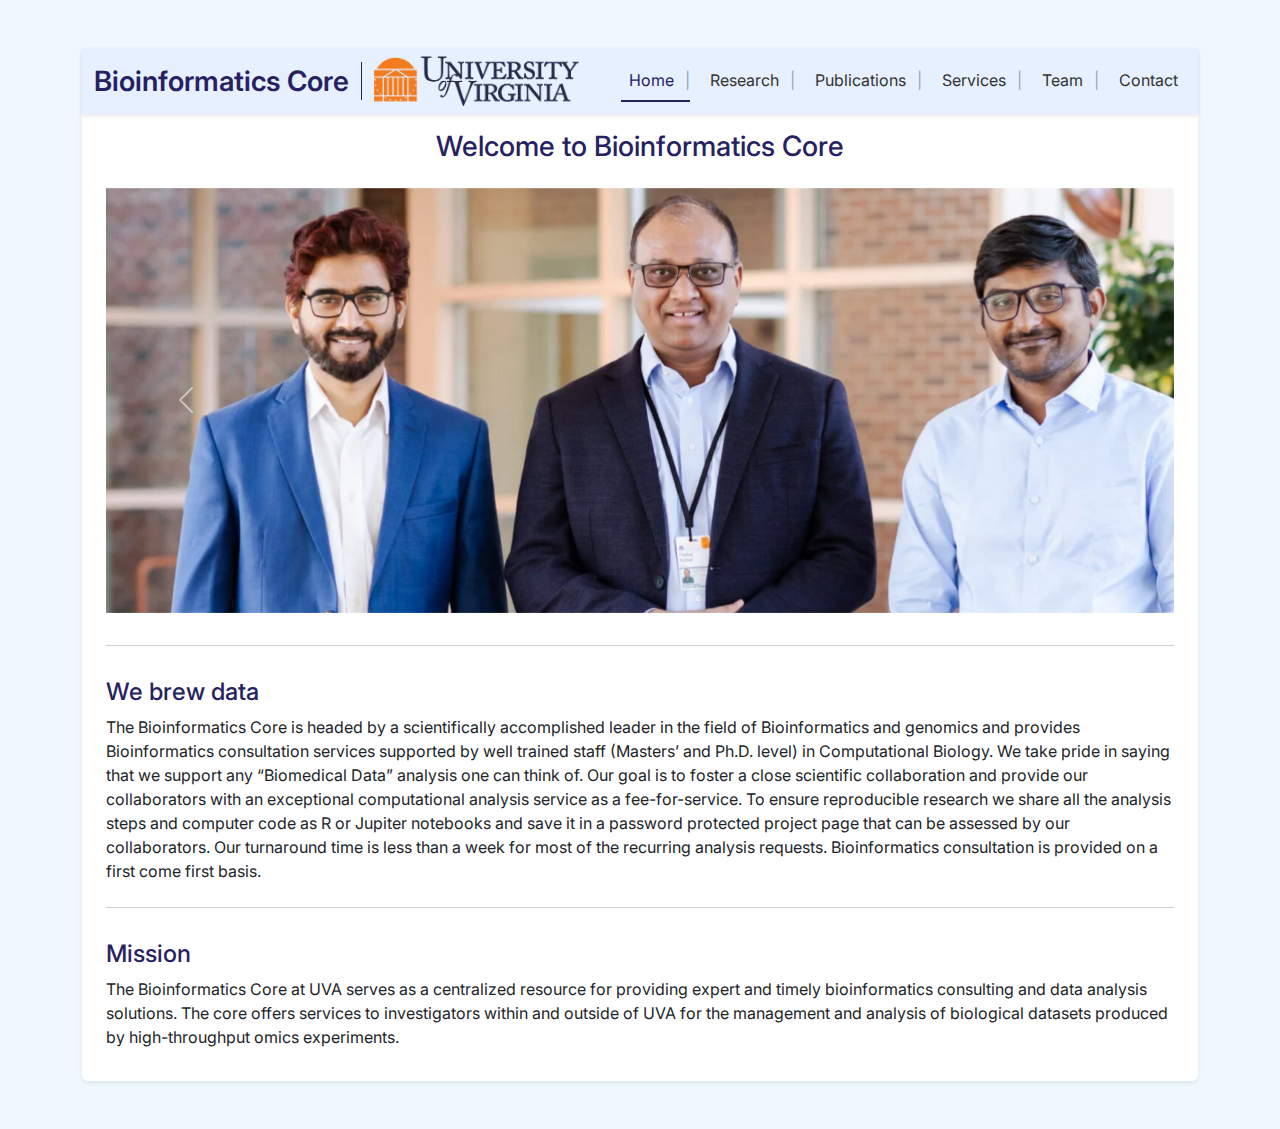
<file: index.html>
<!DOCTYPE html>
<html lang="en">
<head>
  <meta charset="UTF-8" />
  <meta name="viewport" content="width=device-width, initial-scale=1"/>
  <title>Pankaj Kumar-Lab</title>

  <link
    href="https://fonts.googleapis.com/css2?family=Inter:wght@400;600;700&display=swap"
    rel="stylesheet"
  />
  <link
    href="https://cdn.jsdelivr.net/npm/bootstrap@5.3.0/dist/css/bootstrap.min.css"
    rel="stylesheet"
  />
  <meta name="google-site-verification" content="tTmM9_ere3k7S9DvyNwG-xHzAzySfe3gcMu1gH4xsMc" />
  <meta name="title" content="Pankaj Kumar Lab | Bioinformatics Core| UVA">
  <meta name="description"
      content="Pankaj Kumar Lab, Bioinformatics Core UVA">
<meta name="keywords" content="Pankaj Kumar, Kumar Lab, Pankaj-Kumar-Lab, pankaj kumar, pankaj-kumar-lab, pankaj kumar, Pankaj Kumar Lab, UVA Bioinformatics, UVA Bioinformatics Core, University of Virginia, Core Research Lab">
<meta name="author" content="Pankaj Kumar">
<meta name="author" content="Sai Rohith Kota">
<link rel="canonical" href="https://pankaj-kumar-lab.github.io/webpage/index.html">
  <style>
    :root {
      --primary-color: rgba(38, 34, 98, 1);
      --nav-bg: #e6f0ff;
    }
    body {
      font-family: 'Inter', sans-serif;
      background-color: #f0f8ff;
      color: #333;
    }
    .card { border: none; }

    .navbar {
      background-color: var(--nav-bg);
      box-shadow: 0 2px 4px rgba(0,0,0,0.1);
    }
    .brand-text {
      color: var(--primary-color);
      font-weight: 600;
      font-size: clamp(1rem,4vw,1.75rem);
      white-space: nowrap;
      overflow: hidden;
      text-overflow: ellipsis;
    }
    .vertical-divider {
      width: 1px;
      background-color: var(--primary-color);
      height: clamp(25px,3vw,40px);
      margin: 0 0.75rem;
      flex-shrink: 0;
    }
    .navbar-brand-logo {
      height: clamp(30px,6vw,50px);
      flex-shrink: 0;
    }
    .nav-link {
      color: #333 !important;
      font-weight: 400 !important;
      white-space: nowrap;
    }
    .nav-link.active {
      color: var(--primary-color) !important;
      border-bottom: 2px solid var(--primary-color);
    }

    #bioCarousel .ratio-21x9 { --bs-aspect-ratio: 39.8571428571%; }
    #bioCarousel .ratio img {
      object-fit: cover;
      width: 100%;
      height: 100%;

    }

    .section-sep {
      border: 0;
      border-top: 1px solid #484747;
      margin: 2rem 0;
    }

    h4 { color: var(--primary-color); }

    .update-row {
      display: flex;
      flex-direction: column;
      border-left: 4px solid var(--primary-color);
      background-color: rgba(38,34,98,0.05);
      padding: 0.75rem 1rem;
      border-radius: 0.25rem;
      margin-bottom: 1rem;
    }
    @media (min-width: 768px) {
      .update-row {
        flex-direction: row;
        align-items: flex-start;
      }
      .update-row .month-year {
        margin-right: 1rem;
      }
    }
    .month-year {
      color: var(--primary-color);
      font-weight: 600;
      white-space: nowrap;
      margin-bottom: 0.5rem;
    }
    @media (min-width: 992px) {
  /* space between links */
  #mainNavbar .navbar-nav { gap: .25rem; }

  /* pipe separator after each link except the last */
  #mainNavbar .nav-item:not(:last-child) .nav-link {
    position: relative;
    padding-right: 1rem;   /* room for the pipe */
    margin-right: .5rem;
  }
  #mainNavbar .nav-item:not(:last-child) .nav-link::after {
    content: "|";
    position: absolute;
    right: 0;
    top: 50%;
    transform: translateY(-50%);
    opacity: .4;           /* soften the pipe */
    pointer-events: none;
  }
}
    #toggleUpdates { font-size: 0.9rem; }
  </style>
</head>
<body>

  <div class="container my-5">
    <div class="card shadow-sm rounded">

      <nav class="navbar navbar-expand-xl">
        <div class="container">
          <div class="d-flex align-items-center">
            <span class="brand-text">Bioinformatics Core</span>
            <div class="vertical-divider"></div>
            <img
              src="public/uva_primary_rgb.png"
              alt="UVA Logo"
              class="navbar-brand-logo"
            />
          </div>
          <button
            class="navbar-toggler"
            type="button"
            data-bs-toggle="collapse"
            data-bs-target="#mainNavbar"
            aria-controls="mainNavbar"
            aria-expanded="false"
            aria-label="Toggle navigation"
          >
            <span class="navbar-toggler-icon"></span>
          </button>

          <div class="collapse navbar-collapse justify-content-end" id="mainNavbar">
            <ul class="navbar-nav flex-nowrap">
              <li class="nav-item"><a class="nav-link active" href="index.html">Home</a></li>
              <li class="nav-item"><a class="nav-link" href="research.html">Research</a></li>
              <!-- <li class="nav-item"><a class="nav-link" href="about.html">About</a></li> -->
              <li class="nav-item"><a class="nav-link" href="publications.html">Publications</a></li>
              <li class="nav-item"><a class="nav-link" href="services.html">Services</a></li>
              <li class="nav-item"><a class="nav-link" href="team.html">Team</a></li>
              <li class="nav-item"><a class="nav-link" href="contact.html">Contact</a></li>
            </ul>
          </div>
        </div>
      </nav>

      <div class="card-body px-4 py-3">
        <h3 class="text-center mb-4" style="color: var(--primary-color);">
          Welcome to Bioinformatics Core
        </h3>

        <div id="bioCarousel" class="carousel slide mb-4" data-bs-ride="carousel">
          <div class="carousel-inner">
            <div class="carousel-item active">
              <div class="ratio ratio-21x9">
                <img src="public/Attaway23-25-1-scaled-e1680545363270-1920x573.jpg" alt="Slide 1">
              </div>
            </div>
            <div class="carousel-item">
              <div class="ratio ratio-21x9">
                <img src="public/claude-moore.jpg" alt="Slide 2">
              </div>
            </div>
            <div class="carousel-item">
              <div class="ratio ratio-21x9">
                <img src="public/uva-hospital.jpg" alt="Slide 3">
              </div>
            </div>
          </div>
          <button class="carousel-control-prev" type="button" data-bs-target="#bioCarousel" data-bs-slide="prev">
            <span class="carousel-control-prev-icon"></span>
          </button>
          <button class="carousel-control-next" type="button" data-bs-target="#bioCarousel" data-bs-slide="next">
            <span class="carousel-control-next-icon"></span>
          </button>
        </div>

        <hr class="section-sep" />

        <h4 style="color:var(--primary-color)">We brew data</h4>
        <p class="mb-4">
          The Bioinformatics Core is headed by a scientifically accomplished leader in the field of Bioinformatics and genomics and provides Bioinformatics consultation services supported by well trained staff (Masters’ and Ph.D. level) in Computational Biology. We take pride in saying that we support any “Biomedical Data” analysis one can think of. Our goal is to foster a close scientific collaboration and provide our collaborators with an exceptional computational analysis service as a fee-for-service. To ensure reproducible research we share all the analysis steps and computer code as R or Jupiter notebooks and save it in a password protected project page that can be assessed by our collaborators. Our turnaround time is less than a week for most of the recurring analysis requests. Bioinformatics consultation is provided on a first come first basis.
        </p>

        <!-- <hr class="section-sep" /> -->

        <!-- <h2 class="h5 mb-3" style="color: var(--primary-color);">Monthly Updates</h2>
        <div id="updatesList">
          <div class="update-row">
            <div class="month-year">July 2025</div>
            <ul class="mb-0 flex-fill">
              <li>Launched new research project on AI-driven analysis.</li>
              <li>Published paper in Journal of Advanced Studies.</li>
              <li>Hosted webinar on deep learning applications.</li>
            </ul>
          </div>
          <div class="update-row">
            <div class="month-year">June 2025</div>
            <ul class="mb-0 flex-fill">
              <li>Completed data collection for study on bioinformatics.</li>
              <li>Presented findings at International Conference.</li>
              <li>Upgraded website with new resources section.</li>
            </ul>
          </div>
        </div>

        <div class="collapse" id="moreUpdates">
          <div class="update-row">
            <div class="month-year">May 2025</div>
            <ul class="mb-0 flex-fill">
              <li>Example older update #1</li>
              <li>Example older update #2</li>
            </ul>
          </div>
        </div>

        <a
          class="btn btn-link p-0"
          data-bs-toggle="collapse"
          href="#moreUpdates"
          role="button"
          aria-expanded="false"
          aria-controls="moreUpdates"
          id="toggleUpdates"
        >
          Show previous updates
        </a> -->


        <hr class="section-sep mt-4" />
        <h4 style="color:var(--primary-color)">Mission</h4>
        <p>
            The Bioinformatics Core at UVA serves as a centralized resource for providing expert and timely bioinformatics consulting and data analysis solutions. The core offers services to investigators within and outside of UVA for the management and analysis of biological datasets produced by high-throughput omics experiments. 
            <!-- <strong>The Bioinformatics Core is located on the first floor in Pinn Hall (Room # 1312)</strong>.  -->
        </p>
      </div>
    </div>
  </div>

  <script src="https://cdn.jsdelivr.net/npm/bootstrap@5.3.0/dist/js/bootstrap.bundle.min.js"></script>
  <script>
    const toggleLink = document.getElementById('toggleUpdates');
    const more = document.getElementById('moreUpdates');
    more.addEventListener('show.bs.collapse', () => toggleLink.textContent = 'Hide previous updates');
    more.addEventListener('hide.bs.collapse', () => toggleLink.textContent = 'Show previous updates');
  </script>
</body>
</html>
</file>
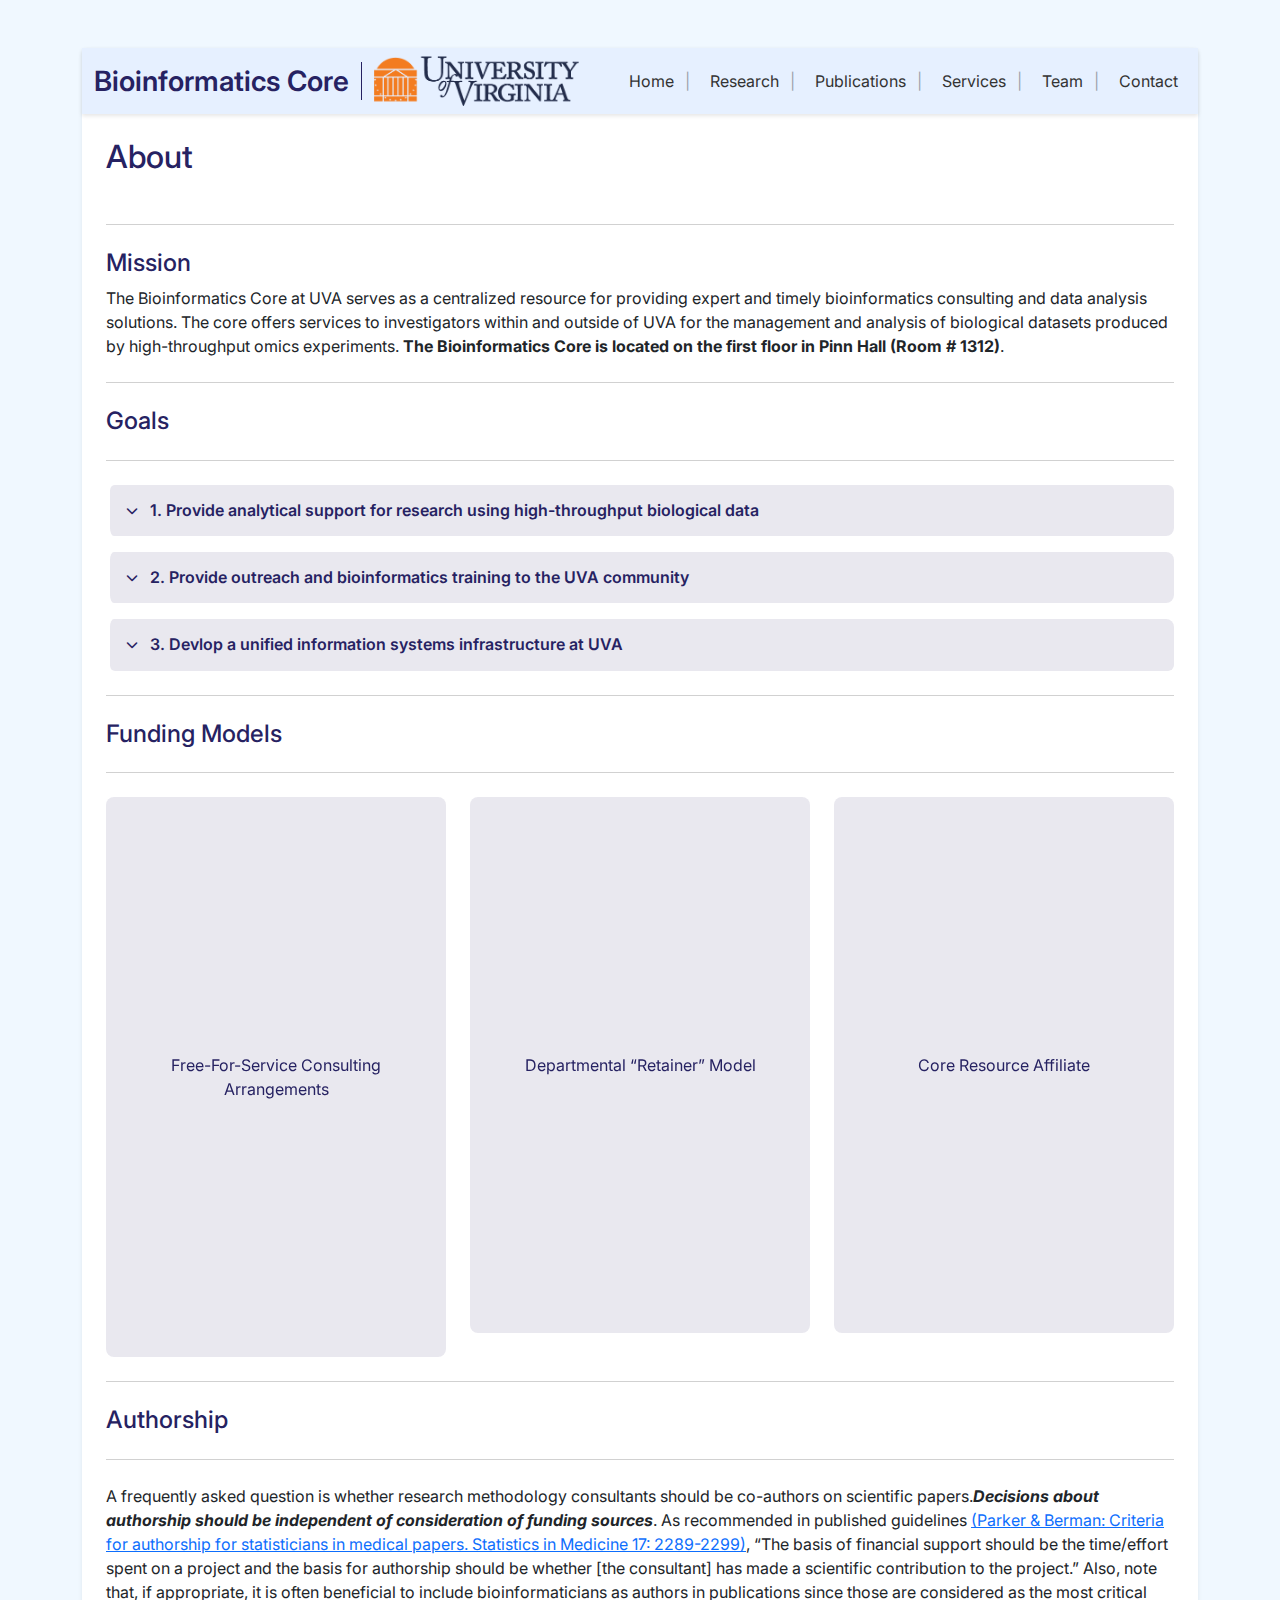
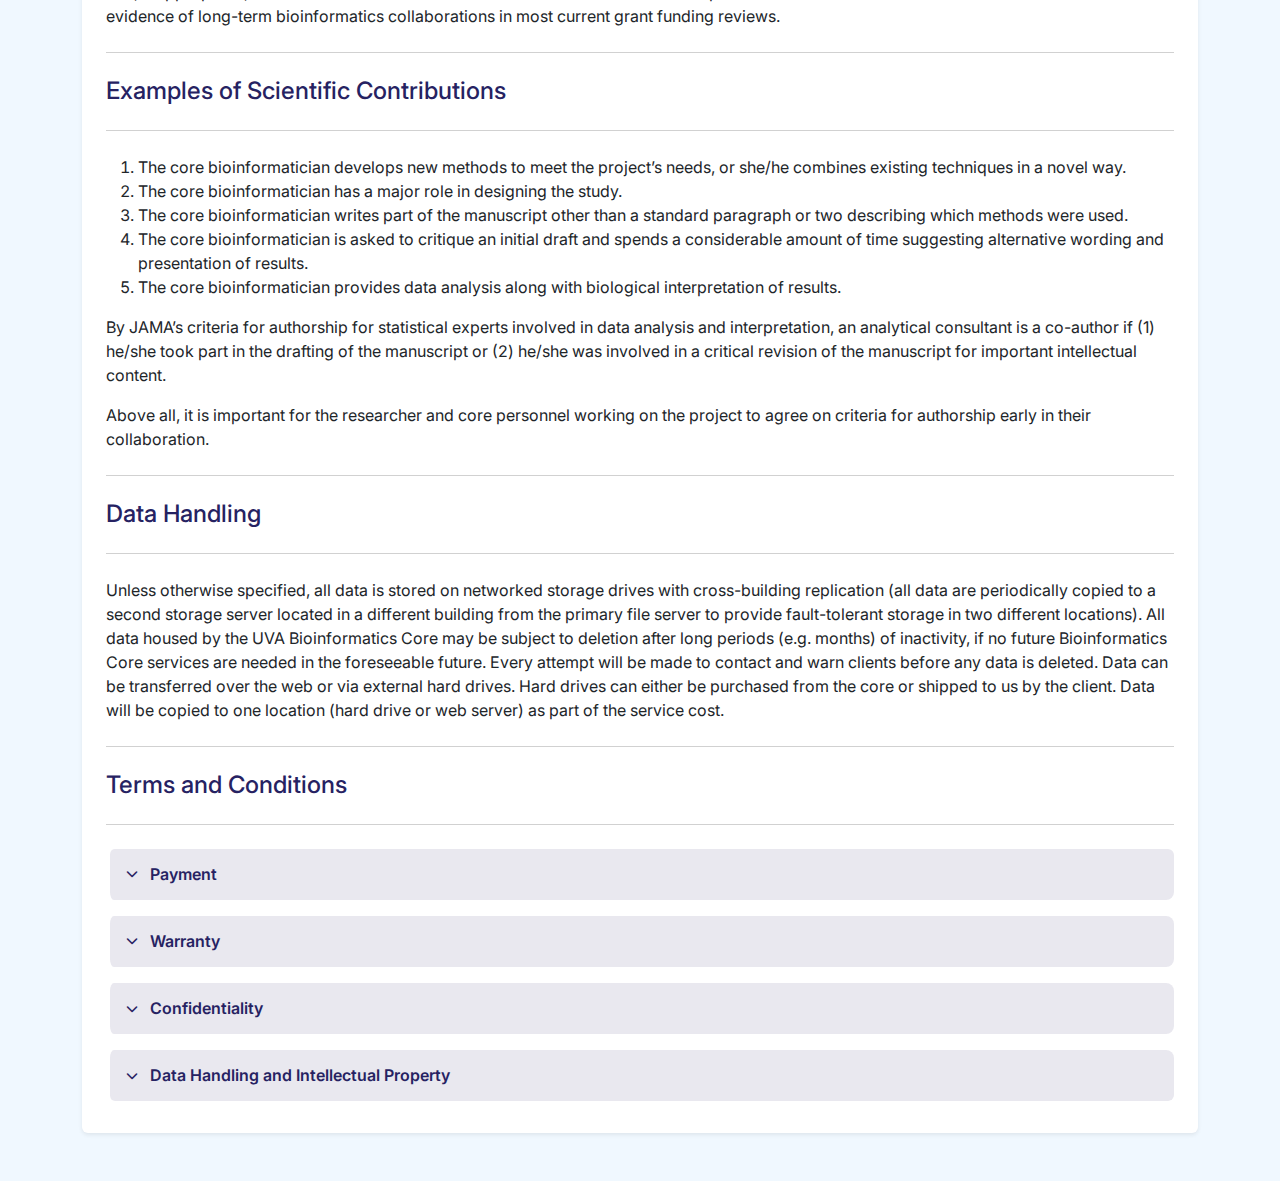
<file: about.html>
<!DOCTYPE html>
<html lang="en">
<head>
  <meta charset="UTF-8" />
  <meta name="viewport" content="width=device-width, initial-scale=1"/>
  <title>Pankaj Kumar-Lab About</title>

  <link href="https://fonts.googleapis.com/css2?family=Inter:wght@400;600;700&display=swap" rel="stylesheet"/>
  <link href="https://cdn.jsdelivr.net/npm/bootstrap@5.3.0/dist/css/bootstrap.min.css" rel="stylesheet"/>
  <link href="https://cdnjs.cloudflare.com/ajax/libs/font-awesome/6.4.0/css/all.min.css" rel="stylesheet"/>
  <style>
    :root {
      --primary-color: rgba(38,34,98,1);
      --nav-bg: #e6f0ff;
    }
    body {
      font-family: 'Inter', sans-serif;
      background: #f0f8ff;
      color: #333;
    }
    .card { border:none; }

    .navbar {
      background: var(--nav-bg);
      box-shadow: 0 2px 4px rgba(0,0,0,0.1);
    }
    .brand-text {
      color: var(--primary-color);
      font-weight:600;
      font-size: clamp(1rem,4vw,1.75rem);
      white-space:nowrap; overflow:hidden; text-overflow:ellipsis;
    }
    .vertical-divider {
      width:1px; background: var(--primary-color);
      height: clamp(25px,3vw,40px);
      margin:0 .75rem; flex-shrink:0;
    }
    .navbar-brand-logo {
      height: clamp(30px,6vw,50px);
      flex-shrink:0;
    }
    .nav-link {
      color:#333 !important; font-weight:400 !important;
      white-space: nowrap;
    }
    .nav-link.active {
      color: var(--primary-color) !important;
      border-bottom:2px solid var(--primary-color);
    }

    .page-title {
      color: var(--primary-color);
      text-align: left;
      margin: 1.5rem 0 0.5rem 0;
    }
    .section-sep {
      border:0; border-top:1px solid #484747;
      margin:1.5rem 0;
    }

    .accordion-item {
      border:none;
      border-left:4px solid transparent;
      border-radius:.5rem;
      overflow:hidden;
      margin-bottom:1rem;
      transition:border-color .3s;
    }
    .accordion-item.active {
      border-left-color: var(--primary-color);
    }
    .accordion-button {
      position:relative;
      padding-left:2.5rem;
      background-color:rgba(38,34,98,0.1);
      color:var(--primary-color);
      font-weight:600;
    }
    .accordion-button::after { display:none; }
    .accordion-button::before {
      content:"\f078";
      font-family:"Font Awesome 6 Free";
      font-weight:900;
      position:absolute; left:1rem; top:50%;
      transform:translateY(-50%);
      font-size:.75rem;
      color:var(--primary-color);
      transition:transform .3s;
    }
    .accordion-button:not(.collapsed) {
      background-color:rgba(38,34,98,0.2);
    }
    .accordion-button:not(.collapsed)::before {
      content:"\f077";
    }
    .accordion-body {
      background:#fff; color:#333;
    }

.flip-card {
  perspective: 1000px;
  cursor: pointer;
}

.flip-card-inner {
  display: grid;
  grid-template-areas: "stack";
  width: 100%;
  transition: transform .6s ease;
  transform-style: preserve-3d;
  min-height: var(--funding-front-max, 0px);
}

.flip-card-inner.flipped {
  transform: rotateY(180deg);
}

.flip-card-front,
.flip-card-back {
  grid-area: stack;
  backface-visibility: hidden;
  border-radius: .5rem;
  box-sizing: border-box;
  padding: 1rem;
  overflow-wrap: break-word;
  height: 100%;
}

.flip-card-front {
  background: rgba(38,34,98,0.1);
  color: var(--primary-color);
  display: flex;
  align-items: center;
  justify-content: center;
  text-align: center;
  min-height: 100px; 
}

.flip-card-back {
  background: #fff;
  color: #333;
  border-left: 4px solid var(--primary-color);
  transform: rotateY(180deg);
  text-align: left;
  display: flex;
  flex-direction: column;
  align-items: flex-start;
  min-height: 200px;
}
@media (min-width: 992px) {
  /* space between links */
  #mainNavbar .navbar-nav { gap: .25rem; }

  /* pipe separator after each link except the last */
  #mainNavbar .nav-item:not(:last-child) .nav-link {
    position: relative;
    padding-right: 1rem;   /* room for the pipe */
    margin-right: .5rem;
  }
  #mainNavbar .nav-item:not(:last-child) .nav-link::after {
    content: "|";
    position: absolute;
    right: 0;
    top: 50%;
    transform: translateY(-50%);
    opacity: .4;           /* soften the pipe */
    pointer-events: none;
  }
}

  </style>
</head>
<body>

  <div class="container my-5">
    <div class="card shadow-sm rounded">

      <nav class="navbar navbar-expand-xl">
        <div class="container">
          <div class="d-flex align-items-center">
            <span class="brand-text">Bioinformatics Core</span>
            <div class="vertical-divider"></div>
            <img src="public/uva_primary_rgb.png" alt="UVA Logo" class="navbar-brand-logo"/>
          </div>
          <button class="navbar-toggler" type="button"
                  data-bs-toggle="collapse"
                  data-bs-target="#mainNavbar"
                  aria-controls="mainNavbar"
                  aria-expanded="false"
                  aria-label="Toggle navigation">
            <span class="navbar-toggler-icon"></span>
          </button>
          <div class="collapse navbar-collapse justify-content-end" id="mainNavbar">
            <ul class="navbar-nav flex-nowrap">
              <li class="nav-item"><a class="nav-link" href="index.html">Home</a></li>
              <li class="nav-item"><a class="nav-link" href="research.html">Research</a></li>
              <!-- <li class="nav-item"><a class="nav-link active" href="about.html">About</a></li> -->
              <li class="nav-item"><a class="nav-link" href="publications.html">Publications</a></li>
              <li class="nav-item"><a class="nav-link" href="services.html">Services</a></li>
              <li class="nav-item"><a class="nav-link" href="team.html">Team</a></li>
              <li class="nav-item"><a class="nav-link" href="contact.html">Contact</a></li>
            </ul>
          </div>
        </div>
      </nav>

      <h2 class="page-title px-4">About</h2>

      <div class="card-body px-4 py-3">

                 <hr class="section-sep"/>

        <h4 style="color:var(--primary-color)">Mission</h4>
        <p>
            The Bioinformatics Core at UVA serves as a centralized resource for providing expert and timely bioinformatics consulting and data analysis solutions. The core offers services to investigators within and outside of UVA for the management and analysis of biological datasets produced by high-throughput omics experiments. <strong>The Bioinformatics Core is located on the first floor in Pinn Hall (Room # 1312)</strong>. 
        </p>
        <hr class="section-sep"/>

        <h4 style="color:var(--primary-color)">Goals</h4>
        <hr class="section-sep"/>
        <div class="accordion" id="goalsAccordion">
          <div class="accordion-item">
            <h2 class="accordion-header" id="goalOne">
              <button class="accordion-button collapsed"
                      type="button"
                      data-bs-toggle="collapse"
                      data-bs-target="#collapseGoalOne"
                      aria-expanded="false"
                      aria-controls="collapseGoalOne">
                1. Provide analytical support for research using high-throughput biological data
              </button>
            </h2>
            <div id="collapseGoalOne"
                 class="accordion-collapse collapse"
                 aria-labelledby="goalOne"
                 >
              <div class="accordion-body">
                The Core’s primary goal is to identify opportunities and implement solutions for managing, visualizing, analyzing, and interpreting genomic data, including studies of gene expression (RNA-seq and microarrays), pathway analysis, protein-DNA binding (e.g. ChIP-seq), DNA methylation, and DNA variation, using high-throughput platforms in both human and model organisms. We will establish best practices for high-throughput data analysis in a production environment, and develop custom solutions to assist research with data analysis and biological interpretation. The core will serve as a central point of contact and venue for collaboration with bioinformatics and computational biology specialists.
              </div>
            </div>
          </div>
          <div class="accordion-item">
            <h2 class="accordion-header" id="goalTwo">
              <button class="accordion-button collapsed"
                      type="button"
                      data-bs-toggle="collapse"
                      data-bs-target="#collapseGoalTwo"
                      aria-expanded="false"
                      aria-controls="collapseGoalTwo">
                2. Provide outreach and bioinformatics training to the UVA community
              </button>
            </h2>
            <div id="collapseGoalTwo"
                 class="accordion-collapse collapse"
                 aria-labelledby="goalTwo"
                 >
              <div class="accordion-body">
                It is important that a rapport and dialogue is established between biomedical researchers and the bioinformaticians and computational biologists with whom they collaborate. The core will advertise services as they become available and work with investigators to establish new data analysis pipelines. The core will give informational seminars on supported analysis routines, and will host training series and workshops on commonly used bioinformatics tools, resources, and databases.
              </div>
            </div>
          </div>
          <div class="accordion-item">
            <h2 class="accordion-header" id="goalThree">
              <button class="accordion-button collapsed"
                      type="button"
                      data-bs-toggle="collapse"
                      data-bs-target="#collapseGoalThree"
                      aria-expanded="false"
                      aria-controls="collapseGoalThree">
                3. Devlop a unified information systems infrastructure at UVA
              </button>
            </h2>
            <div id="collapseGoalThree"
                 class="accordion-collapse collapse"
                 aria-labelledby="goalThree"
                 >
              <div class="accordion-body">
                To be successful, UVA must establish an integrated research information management infrastructure that spans bioinformatics, clinical research informatics, information retrieval (libraries), research administration/management systems, and healthcare delivery systems. The UVA Bioinformatics Core is uniquely positioned to develop a tripartite partnership with the Health Sciences Library and the Division of Biomedical Informatics to highlight the need for an integrated research informatics plan and define a process to create it.
              </div>
            </div>
          </div>
        </div>
        <hr class="section-sep"/>

    <h4 class="page-title">Funding Models</h4>
    <hr class="section-sep"/>
    <div class="row g-4">
        <div class="col-md-4 col-12">
            <div class="flip-card">
                <div class="flip-card-inner">
                    <div class="flip-card-front">
                        Free-For-Service Consulting Arrangements
                    </div>
                    <div class="flip-card-back">
                        We offer a hourly fee-for-service for all bioinformatics analysis services. Downstream analysis, custom solution development, and extraction of biological meaning from experimental results, where it is often difficult for both investigators and bioinformaticians to place a fixed time/cost on certain open-ended questions (e.g., “Which results are statistically significant?”, “What statistical tests should I be using?”, “What genes or pathways are affected by these variants?”, “Can you make a story about these genes/pathways for the disease I am studying?”, “Can you make a figure and write part of the methods and discussion sections for my paper or grant application?”, etc.). The Core places a high value on transparency: we attempt to provide accurate effort forecasting precise time-tracking for effort reporting.
                    </div>
                </div>
            </div>
        </div>
        <div class="col-md-4 col-12">
            <div class="flip-card">
                <div class="flip-card-inner">
                    <div class="flip-card-front">
                        Departmental “Retainer” Model
                    </div>
                    <div class="flip-card-back">
                        <ul>
                            <li>Another UVA entity (department, division, or center) purchases a certain number of core hours.</li>
                            <li>That Bioinformatics Core faculty/staff member establishes ongoing relationships with faculty in that entity, providing consulting and analytical support services as needed, up to the number of hours that the entity is funding the core.</li>
                        </ul>
                    </div>
                </div>
            </div>
        </div>
        <div class="col-md-4 col-12">
            <div class="flip-card">
                <div class="flip-card-inner">
                    <div class="flip-card-front">
                        Core Resource Affiliate
                    </div>
                    <div class="flip-card-back">
                        For most services, costs of purchasing and maintaining core resources (e.g., data storage, computing infrastructure, commercial software licensing) are included with services provided under one of the models listed above. If investigators need direct access to expensive core resources without procuring core personnel time (e.g., long term data storage, access to software the core doesn’t license, access to core computing resources, etc.), the core will work with the investigators to implement a solution for sharing costs of these resources.
                    </div>
                </div>
            </div>
        </div>
    </div>
        <hr class="section-sep"/>

        <h4 style="color:var(--primary-color)">Authorship</h4>
        <hr class="section-sep"/>
        <p>A frequently asked question is whether research methodology consultants should be co-authors on scientific papers.<strong><em>Decisions about authorship should be independent of consideration of funding sources</em></strong>. As recommended in published guidelines <a href="https://pubmed.ncbi.nlm.nih.gov/9819828/">(Parker & Berman: Criteria for authorship for statisticians in medical papers. Statistics in Medicine 17: 2289-2299)</a>, “The basis of financial support should be the time/effort spent on a project and the basis for authorship should be whether [the consultant] has made a scientific contribution to the project.” Also, note that, if appropriate, it is often beneficial to include bioinformaticians as authors in publications since those are considered as the most critical evidence of long-term bioinformatics collaborations in most current grant funding reviews.</p>
        <hr class="section-sep"/>

        <h4 style="color:var(--primary-color)">Examples of Scientific Contributions</h4>
            <hr class="section-sep"/>
        <ol class="mb-3">
          <li>The core bioinformatician develops new methods to meet the project’s needs, or she/he combines existing techniques in a novel way.</li>
          <li>The core bioinformatician has a major role in designing the study.</li>
          <li>The core bioinformatician writes part of the manuscript other than a standard paragraph or two describing which methods were used.</li>
          <li>The core bioinformatician is asked to critique an initial draft and spends a considerable amount of time suggesting alternative wording and presentation of results.</li>
          <li>The core bioinformatician provides data analysis along with biological interpretation of results.</li>
        </ol>
        <p>
          By JAMA’s criteria for authorship for statistical experts involved in data analysis and interpretation, an analytical consultant is a co-author if (1) he/she took part in the drafting of the manuscript or (2) he/she was involved in a critical revision of the manuscript for important intellectual content.
        </p>
        <p>
         Above all, it is important for the researcher and core personnel working on the project to agree on criteria for authorship early in their collaboration.
        </p>
        <hr class="section-sep"/>

        <h4 style="color:var(--primary-color)">Data Handling</h4>
        <hr class="section-sep"/>
        <p>
          Unless otherwise specified, all data is stored on networked storage drives with cross-building replication (all data are periodically copied to a second storage server located in a different building from the primary file server to provide fault-tolerant storage in two different locations). All data housed by the UVA Bioinformatics Core may be subject to deletion after long periods (e.g. months) of inactivity, if no future Bioinformatics Core services are needed in the foreseeable future. Every attempt will be made to contact and warn clients before any data is deleted. Data can be transferred over the web or via external hard drives. Hard drives can either be purchased from the core or shipped to us by the client. Data will be copied to one location (hard drive or web server) as part of the service cost.
        </p>
        <hr class="section-sep"/>

        <h4 style="color:var(--primary-color)">Terms and Conditions</h4>
        <hr class="section-sep"/>
        <div class="accordion" id="termsAccordion">
          <div class="accordion-item">
            <h2 class="accordion-header" id="termOne">
              <button class="accordion-button collapsed"
                      type="button"
                      data-bs-toggle="collapse"
                      data-bs-target="#collapseTermOne"
                      aria-expanded="false"
                      aria-controls="collapseTermOne">
                Payment
              </button>
            </h2>
            <div id="collapseTermOne"
                 class="accordion-collapse collapse"
                 aria-labelledby="termOne"
                 >
              <div class="accordion-body">
                Client agrees to pay for any services in accordance with the agreement. The bioinformatics core requires payment arrangements be made before any services are performed, and for payment to be completed before results are released. Clients outside US must pre-pay for requested services before services are performed. Unless otherwise specified by the UVA Bioinformatics Core, all payments are due and payable within thirty (30) days of the date of the invoice. Payment shall be deemed late if not received within such time and shall be subject to interest equal to 2% per month, together with all costs and expenses (including without limitation reasonable attorneys’ fees and disbursements and court costs) incurred by the UVA Bioinformatics Core in collecting such overdue amounts.
              </div>
            </div>
          </div>
          <div class="accordion-item">
            <h2 class="accordion-header" id="termTwo">
              <button class="accordion-button collapsed"
                      type="button"
                      data-bs-toggle="collapse"
                      data-bs-target="#collapseTermTwo"
                      aria-expanded="false"
                      aria-controls="collapseTermTwo">
                Warranty
              </button>
            </h2>
            <div id="collapseTermTwo"
                 class="accordion-collapse collapse"
                 aria-labelledby="termTwo"
                 >
              <div class="accordion-body">
                The UVA Bioinformatics Core agrees to conduct analysis and perform the services agreed upon in accordance with the highest scientific and professional standards. All parties recognize and understand that the core provides services to explore an intellectual question or scientific hypothesis. The Bioinformatics Core makes absolutely no warranties, express or implied, and disclaims all warranties including, but not limited to, implied warranties of merchantability and fitness for a particular purpose. The client’s exclusive remedy is, at the UVA Bioinformatics Core’s sole option, a credit for, or reperformance of, the services in question. In no event will the UVA Bioinformatics Core be liable for any consequential, incidental, special or indirect damages, including without limitation, damages for loss of profits, business interruption, loss of business information or property damage sustained by client from the use of, or inability to use, any results, even if the UVA Bioinformatics Core has been advised of the possibility of such damages.
              </div>
            </div>
          </div>
          <div class="accordion-item">
            <h2 class="accordion-header" id="termThree">
              <button class="accordion-button collapsed"
                      type="button"
                      data-bs-toggle="collapse"
                      data-bs-target="#collapseTermThree"
                      aria-expanded="false"
                      aria-controls="collapseTermThree">
                Confidentiality
              </button>
            </h2>
            <div id="collapseTermThree"
                 class="accordion-collapse collapse"
                 aria-labelledby="termThree"
                 >
              <div class="accordion-body">
                Both parties each agree to maintain in confidence and not disclose to third parties any confidential information that is disclosed to one by the other party. This includes pricing information and all communications.
              </div>
            </div>
          </div>
          <div class="accordion-item">
            <h2 class="accordion-header" id="termFour">
              <button class="accordion-button collapsed"
                      type="button"
                      data-bs-toggle="collapse"
                      data-bs-target="#collapseTermFour"
                      aria-expanded="false"
                      aria-controls="collapseTermThree">
                Data Handling and Intellectual Property
              </button>
            </h2>
            <div id="collapseTermFour"
                 class="accordion-collapse collapse"
                 aria-labelledby="termFour"
                 >
              <div class="accordion-body">
                Following settlement of all invoices, all compilations of scientific and technical data produced or prepared by the UVA Bioinformatics Core in the performance of services requested shall be the property of the client and shall be deemed to be works made for hire. Any work resulting from unpaid services and all associated intellectual property shall remain the exclusive property of the UVA Bioinformatics Core. These provisions shall survive any termination or expiration of this Agreement.
              </div>
            </div>
          </div>
        </div>

      </div>
    </div>
  </div>

  <script src="https://cdn.jsdelivr.net/npm/bootstrap@5.3.0/dist/js/bootstrap.bundle.min.js"></script>

  <script>
  document.querySelectorAll('.accordion-collapse').forEach(el => {
    el.addEventListener('show.bs.collapse', () => el.closest('.accordion-item').classList.add('active'));
    el.addEventListener('hide.bs.collapse', () => el.closest('.accordion-item').classList.remove('active'));
  });

  document.querySelectorAll('.flip-card-inner').forEach(inner => {
    inner.parentNode.addEventListener('click', () => {
      inner.classList.toggle('flipped');
    });
  });
</script>
<script>
  document.addEventListener('DOMContentLoaded', () => {
    const fronts = Array.from(document.querySelectorAll('.flip-card-front'));
    const heights = fronts.map(f=> f.scrollHeight);
    const maxH = Math.max(...heights, 0);

    document.documentElement.style.setProperty('--funding-front-max', maxH + 'px');
  });
</script>

  <!-- <script>
  document.addEventListener('DOMContentLoaded', () => {
    document.querySelectorAll('.flip-card').forEach(card => {
      const inner = card.querySelector('.flip-card-inner');
      const front = inner.querySelector('.flip-card-front');
      const back  = inner.querySelector('.flip-card-back');

      // initialize to front’s height
      inner.style.height = front.scrollHeight + 'px';

      // toggle flip on click, and animate height
      card.addEventListener('click', () => {
        const showingBack = inner.classList.toggle('flipped');
        inner.style.height = (showingBack 
          ? back.scrollHeight 
          : front.scrollHeight
        ) + 'px';
      });

      // keep heights in sync on resize
      window.addEventListener('resize', () => {
        const showingBack = inner.classList.contains('flipped');
        inner.style.height = (showingBack 
          ? back.scrollHeight 
          : front.scrollHeight
        ) + 'px';
      });
    });
  });
</script> -->


</body>
</html>
</file>
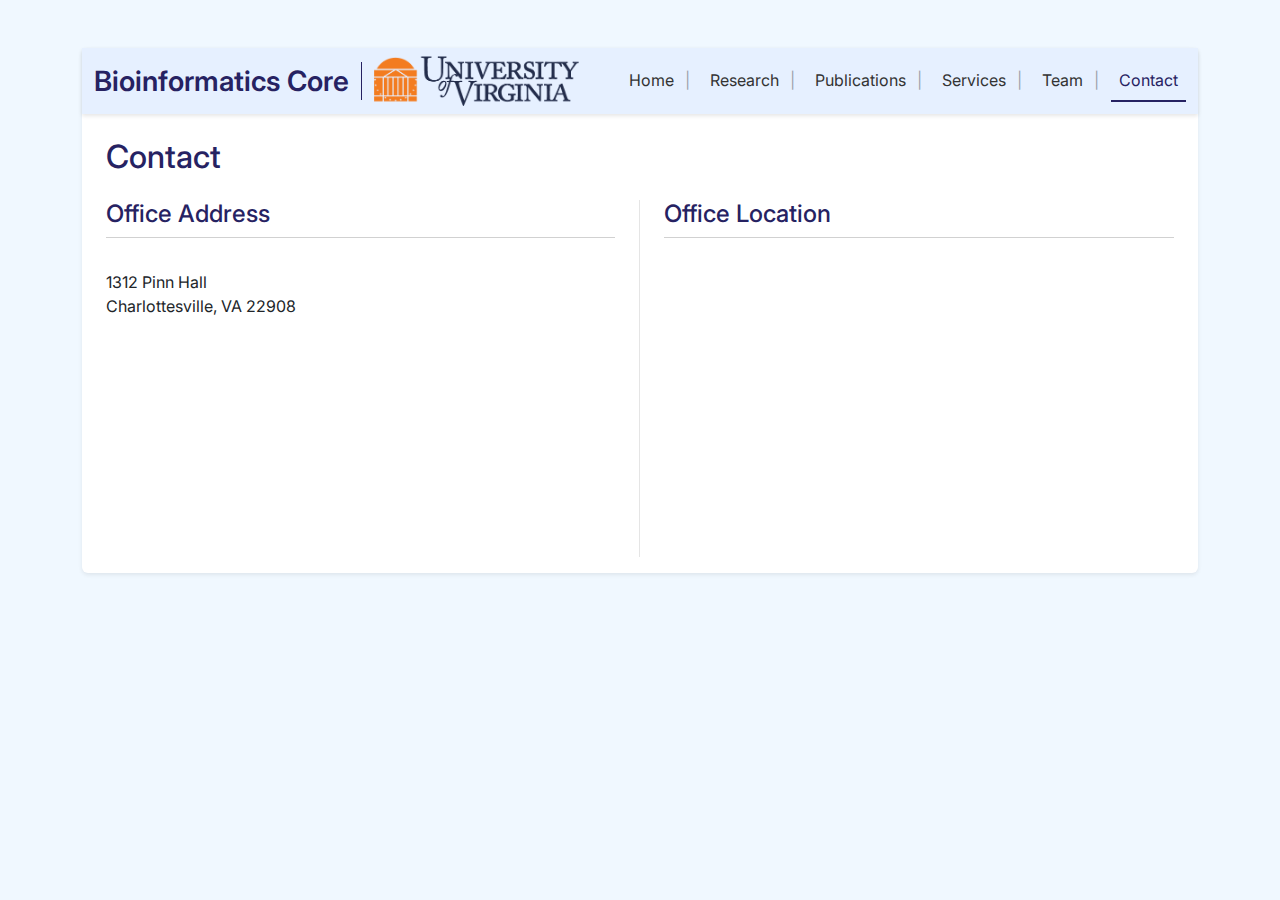
<file: contact.html>
<!DOCTYPE html>
<html lang="en">
<head>
  <meta charset="UTF-8" />
  <meta name="viewport" content="width=device-width, initial-scale=1"/>
  <title>Pankaj Kumar-Lab Contact</title>

  <meta name="title" content="Pankaj Kumar Lab | Bioinformatics Core| UVA">
  <meta name="description"
      content="Pankaj Kumar Lab, Bioinformatics Core UVA">
<meta name="keywords" content="Pankaj Kumar, Kumar Lab, Pankaj-Kumar-Lab, pankaj kumar, pankaj-kumar-lab, pankaj kumar, Pankaj Kumar Lab, UVA Bioinformatics, UVA Bioinformatics Core, University of Virginia, Core Research Lab">
<meta name="author" content="Pankaj Kumar">
<meta name="author" content="Sai Rohith Kota">
<link rel="canonical" href="https://pankaj-kumar-lab.github.io/webpage/contact.html">

  <link
    href="https://fonts.googleapis.com/css2?family=Inter:wght@400;600;700&display=swap"
    rel="stylesheet"
  />
  <link href="https://cdn.jsdelivr.net/npm/bootstrap@5.3.0/dist/css/bootstrap.min.css" rel="stylesheet"/>

  <style>
    :root {
      --primary-color: rgba(38,34,98,1);
      --nav-bg: #e6f0ff;
    }
    body {
      font-family: 'Inter', sans-serif;
      background: #f0f8ff;
      color: #333;
    }
    .card { border: none; }

    .navbar {
      background: var(--nav-bg);
      box-shadow: 0 2px 4px rgba(0,0,0,0.1);
    }
    .brand-text {
      color: var(--primary-color);
      font-weight: 600;
      font-size: clamp(1rem,4vw,1.75rem);
      white-space: nowrap;
      overflow: hidden;
      text-overflow: ellipsis;
    }
    .vertical-divider {
      width: 1px;
      background: var(--primary-color);
      height: clamp(25px,3vw,40px);
      margin: 0 .75rem;
      flex-shrink: 0;
    }
    .navbar-brand-logo {
      height: clamp(30px,6vw,50px);
      flex-shrink: 0;
    }
    .nav-link {
      color: #333 !important;
      font-weight: 400 !important;
      white-space: nowrap;
    }
    .nav-link.active {
      color: var(--primary-color) !important;
      border-bottom: 2px solid var(--primary-color);
    }

    .page-title {
      color: var(--primary-color);
      text-align: left;
      margin: 1.5rem 0 0.5rem;
    }

    .section-sep {
      border: 0;
      border-top: 1px solid #484747;
      margin: 0.5rem 0 2rem;
    }
    .col-divider {
      border-right: 1px solid rgba(0,0,0,0.1);
    }
    @media (min-width: 992px) {
  /* space between links */
  #mainNavbar .navbar-nav { gap: .25rem; }

  /* pipe separator after each link except the last */
  #mainNavbar .nav-item:not(:last-child) .nav-link {
    position: relative;
    padding-right: 1rem;   /* room for the pipe */
    margin-right: .5rem;
  }
  #mainNavbar .nav-item:not(:last-child) .nav-link::after {
    content: "|";
    position: absolute;
    right: 0;
    top: 50%;
    transform: translateY(-50%);
    opacity: .4;           /* soften the pipe */
    pointer-events: none;
  }
}
  </style>
</head>
<body>

  <div class="container my-5">
    <div class="card shadow-sm rounded">

      <nav class="navbar navbar-expand-xl">
        <div class="container">
          <div class="d-flex align-items-center">
            <span class="brand-text">Bioinformatics Core</span>
            <div class="vertical-divider"></div>
            <img src="public/uva_primary_rgb.png" alt="UVA Logo" class="navbar-brand-logo"/>
          </div>
          <button
            class="navbar-toggler"
            type="button"
            data-bs-toggle="collapse"
            data-bs-target="#mainNavbar"
            aria-controls="mainNavbar"
            aria-expanded="false"
            aria-label="Toggle navigation"
          >
            <span class="navbar-toggler-icon"></span>
          </button>
          <div class="collapse navbar-collapse justify-content-end" id="mainNavbar">
            <ul class="navbar-nav flex-nowrap">
              <li class="nav-item"><a class="nav-link" href="index.html">Home</a></li>
              <li class="nav-item"><a class="nav-link" href="research.html">Research</a></li>
              <!-- <li class="nav-item"><a class="nav-link" href="about.html">About</a></li> -->
              <li class="nav-item"><a class="nav-link" href="publications.html">Publications</a></li>
              <li class="nav-item"><a class="nav-link" href="services.html">Services</a></li>
              <li class="nav-item"><a class="nav-link" href="team.html">Team</a></li>
              <li class="nav-item"><a class="nav-link active" href="contact.html">Contact</a></li>
            </ul>
          </div>
        </div>
      </nav>

      <h2 class="page-title px-4">Contact</h2>

      <div class="card-body px-4 py-3">
        <div class="row gx-0">
          <div class="col-md-6 col-divider pe-md-4">
            <h4 style="color: var(--primary-color);">Office Address</h4>
                    <hr class="section-sep"/>
            <address>
              1312 Pinn Hall<br/>
              Charlottesville, VA 22908
            </address>
          </div>
          <div class="col-md-6 ps-md-4">
            <h4 style="color: var(--primary-color);">Office Location</h4>
                    <hr class="section-sep"/>

            <div class="ratio ratio-16x9">
              <iframe
                src="https://maps.google.com/maps?q=1312%20Pinn%20Hall%20Charlottesville%20VA%2022908&output=embed"
                style="border:0;"
                allowfullscreen=""
                loading="lazy">
              </iframe>
            </div>
          </div>
        </div>

      </div>
    </div>
  </div>

  <script src="https://cdn.jsdelivr.net/npm/bootstrap@5.3.0/dist/js/bootstrap.bundle.min.js"></script>
</body>
</html>
</file>
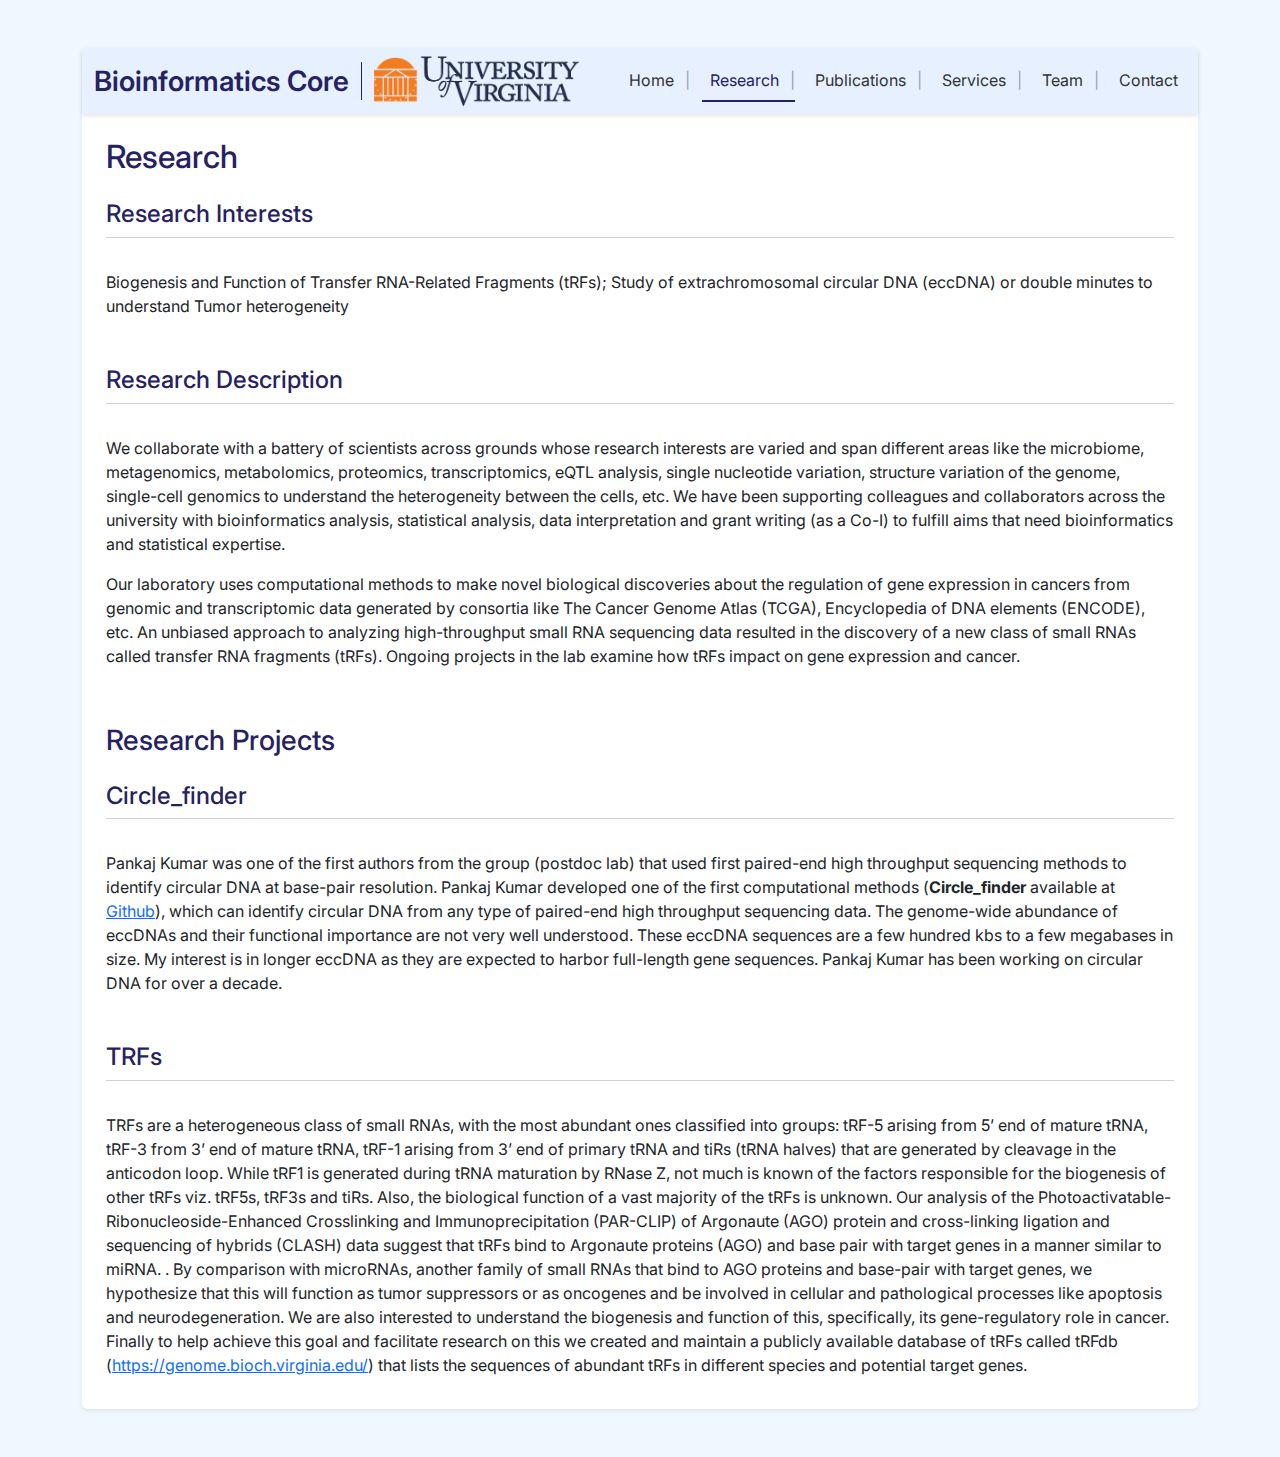
<file: research.html>
<!DOCTYPE html>
<html lang="en">
<head>
  <meta charset="UTF-8" />
  <meta name="viewport" content="width=device-width, initial-scale=1"/>
  <title>Pankaj Kumar-lab Research</title>

  <link
    href="https://fonts.googleapis.com/css2?family=Inter:wght@400;600;700&display=swap"
    rel="stylesheet"
  />
  <link href="https://cdn.jsdelivr.net/npm/bootstrap@5.3.0/dist/css/bootstrap.min.css" rel="stylesheet"/>
  <style>
    :root {
      --primary-color: rgba(38,34,98,1);
      --nav-bg: #e6f0ff;
    }
    body {
      font-family: 'Inter', sans-serif;
      background: #f0f8ff;
      color: #333;
    }
    .card { border: none; }

    .navbar {
      background: var(--nav-bg);
      box-shadow: 0 2px 4px rgba(0,0,0,0.1);
    }
    .brand-text {
      color: var(--primary-color);
      font-weight: 600;
      font-size: clamp(1rem,4vw,1.75rem);
      white-space: nowrap;
      overflow: hidden;
      text-overflow: ellipsis;
    }
    .vertical-divider {
      width: 1px;
      background: var(--primary-color);
      height: clamp(25px,3vw,40px);
      margin: 0 .75rem;
      flex-shrink: 0;
    }
    .navbar-brand-logo {
      height: clamp(30px,6vw,50px);
      flex-shrink: 0;
    }
    .nav-link {
      color: #333 !important;
      font-weight: 400 !important;
      white-space: nowrap;
    }
    .nav-link.active {
      color: var(--primary-color) !important;
      border-bottom: 2px solid var(--primary-color);
    }

    .page-title {
      color: var(--primary-color);
      text-align: left;
      margin: 1.5rem 0 0.5rem;
    }

    .section-sep {
      border: 0;
      border-top: 1px solid #484747;
      margin: 0.5rem 0 2rem;
    }
    .col-divider {
      border-right: 1px solid rgba(0,0,0,0.1);
    }
    @media (min-width: 992px) {
  /* space between links */
  #mainNavbar .navbar-nav { gap: .25rem; }

  /* pipe separator after each link except the last */
  #mainNavbar .nav-item:not(:last-child) .nav-link {
    position: relative;
    padding-right: 1rem;   /* room for the pipe */
    margin-right: .5rem;
  }
  #mainNavbar .nav-item:not(:last-child) .nav-link::after {
    content: "|";
    position: absolute;
    right: 0;
    top: 50%;
    transform: translateY(-50%);
    opacity: .4;           /* soften the pipe */
    pointer-events: none;
  }
}
  </style>
</head>
<body>

  <div class="container my-5">
    <div class="card shadow-sm rounded">

      <nav class="navbar navbar-expand-xl">
        <div class="container">
          <div class="d-flex align-items-center">
            <span class="brand-text">Bioinformatics Core</span>
            <div class="vertical-divider"></div>
            <img src="public/uva_primary_rgb.png" alt="UVA Logo" class="navbar-brand-logo"/>
          </div>
          <button
            class="navbar-toggler"
            type="button"
            data-bs-toggle="collapse"
            data-bs-target="#mainNavbar"
            aria-controls="mainNavbar"
            aria-expanded="false"
            aria-label="Toggle navigation"
          >
            <span class="navbar-toggler-icon"></span>
          </button>
          <div class="collapse navbar-collapse justify-content-end" id="mainNavbar">
            <ul class="navbar-nav flex-nowrap">
              <li class="nav-item"><a class="nav-link" href="index.html">Home</a></li>
              <li class="nav-item"><a class="nav-link active" href="research.html">Research</a></li>
              <!-- <li class="nav-item"><a class="nav-link" href="about.html">About</a></li> -->
              <li class="nav-item"><a class="nav-link" href="publications.html">Publications</a></li>
              <li class="nav-item"><a class="nav-link" href="services.html">Services</a></li>
              <li class="nav-item"><a class="nav-link" href="team.html">Team</a></li>
              <li class="nav-item"><a class="nav-link" href="contact.html">Contact</a></li>
            </ul>
          </div>
        </div>
      </nav>

      <h2 class="page-title px-4">Research</h2>
        <div class="card-body px-4 py-3">

            <h4 style="color:var(--primary-color)">Research Interests</h4>
            <hr class="section-sep"/>

            <p>
               Biogenesis and Function of Transfer RNA-Related Fragments (tRFs); Study of extrachromosomal circular DNA (eccDNA) or double minutes to understand Tumor heterogeneity
            </p>
      </div>
      <div class="card-body px-4 py-3">

            <h4 style="color:var(--primary-color)">Research Description</h4>
            <hr class="section-sep"/>

            <p>
                We collaborate with a battery of scientists across grounds whose research interests are varied and span different areas like the microbiome, metagenomics, metabolomics, proteomics, transcriptomics, eQTL analysis, single nucleotide variation, structure variation of the genome, single-cell genomics to understand the heterogeneity between the cells, etc. We have been supporting colleagues and collaborators across the university with bioinformatics analysis, statistical analysis, data interpretation and grant writing (as a Co-I) to fulfill aims that need bioinformatics and statistical expertise.
            </p>
            <p>
                Our laboratory uses computational methods to make novel biological discoveries about the regulation of gene expression in cancers from genomic and transcriptomic data generated by consortia like The Cancer Genome Atlas (TCGA), Encyclopedia of DNA elements (ENCODE), etc. An unbiased approach to analyzing high-throughput small RNA sequencing data resulted in the discovery of a new class of small RNAs called transfer RNA fragments (tRFs). Ongoing projects in the lab examine how tRFs impact on gene expression and cancer.
            </p>
      </div>
      <h3 class="page-title px-4">Research Projects</h2>
      <div class="card-body px-4 py-3">

            <h4 style="color:var(--primary-color)">Circle_finder</h4>
            <hr class="section-sep"/>

            <p>
                Pankaj Kumar was one of the first authors from the group (postdoc lab) that used first paired-end high throughput sequencing methods to identify circular DNA at base-pair resolution. Pankaj Kumar developed one of the first computational methods (<strong>Circle_finder</strong> available at <a href="https://github.com/pk7zuva/Circle_finder" target="_blank">Github</a>), which can identify circular DNA from any type of paired-end high throughput sequencing data. The genome-wide abundance of eccDNAs and their functional importance are not very well understood. These eccDNA sequences are a few hundred kbs to a few megabases in size. My interest is in longer eccDNA as they are expected to harbor full-length gene sequences. Pankaj Kumar has been working on circular DNA for over a decade.
            </p>
      </div>
      <div class="card-body px-4 py-3">

            <h4 style="color:var(--primary-color)">TRFs</h4>
            <hr class="section-sep"/>

            <p>
                TRFs are a heterogeneous class of small RNAs, with the most abundant ones classified into groups: tRF-5 arising from 5’ end of mature tRNA, tRF-3 from 3’ end of mature tRNA, tRF-1 arising from 3’ end of primary tRNA and tiRs (tRNA halves) that are generated by cleavage in the anticodon loop. While tRF1 is generated during tRNA maturation by RNase Z, not much is known of the factors responsible for the biogenesis of other tRFs viz. tRF5s, tRF3s and tiRs. Also, the biological function of a vast majority of the tRFs is unknown. Our analysis of the Photoactivatable-Ribonucleoside-Enhanced Crosslinking and Immunoprecipitation (PAR-CLIP) of Argonaute (AGO) protein and cross-linking ligation and sequencing of hybrids (CLASH) data suggest that tRFs bind to Argonaute proteins (AGO) and base pair with target genes in a manner similar to miRNA. . By comparison with microRNAs, another family of small RNAs that bind to AGO proteins and base-pair with target genes, we hypothesize that this will function as tumor suppressors or as oncogenes and be involved in cellular and pathological processes like apoptosis and neurodegeneration. We are also interested to understand the biogenesis and function of this, specifically, its gene-regulatory role in cancer. Finally to help achieve this goal and facilitate research on this we created and maintain a publicly available database of tRFs called tRFdb (<a href="https://genome.bioch.virginia.edu/" target="_blank">https://genome.bioch.virginia.edu/</a>) that lists the sequences of abundant tRFs in different species and potential target genes.
            </p>
      </div>
    </div>
  </div>

  <script src="https://cdn.jsdelivr.net/npm/bootstrap@5.3.0/dist/js/bootstrap.bundle.min.js"></script>
</body>
</html>
</file>
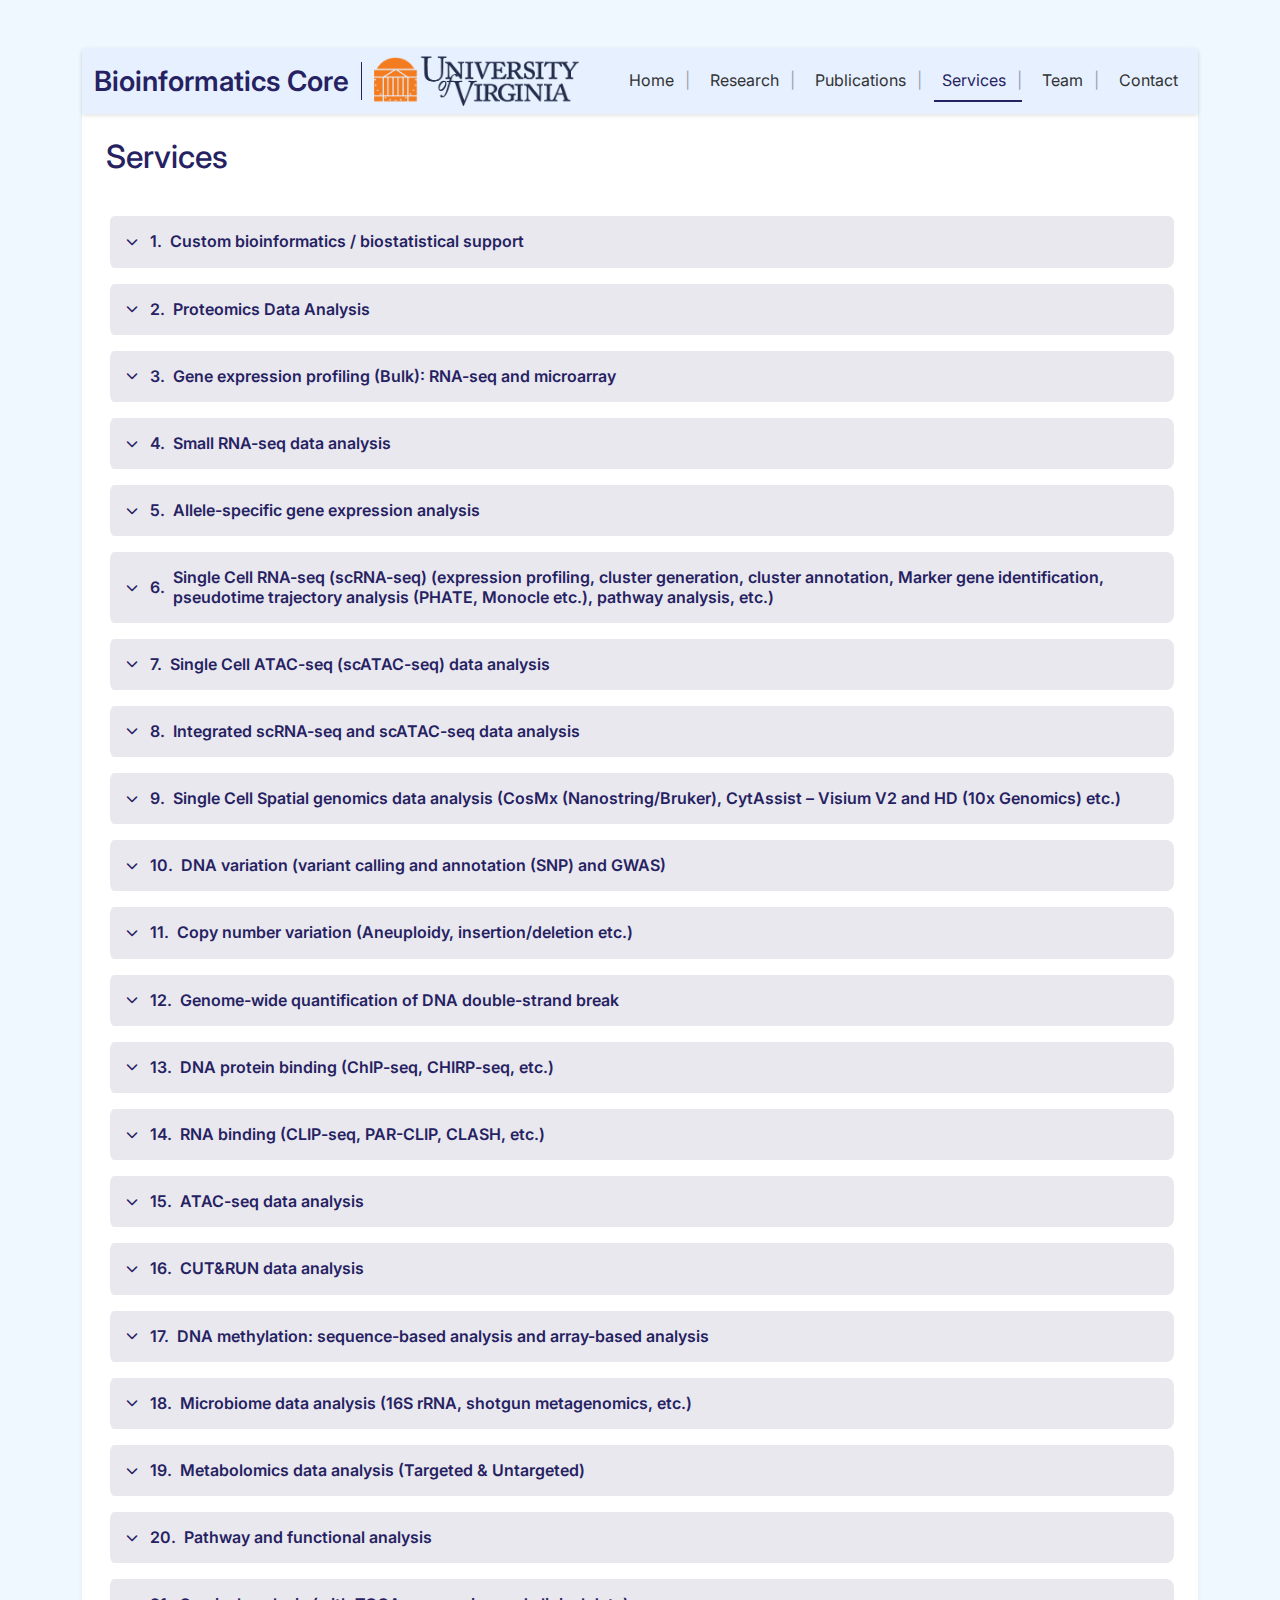
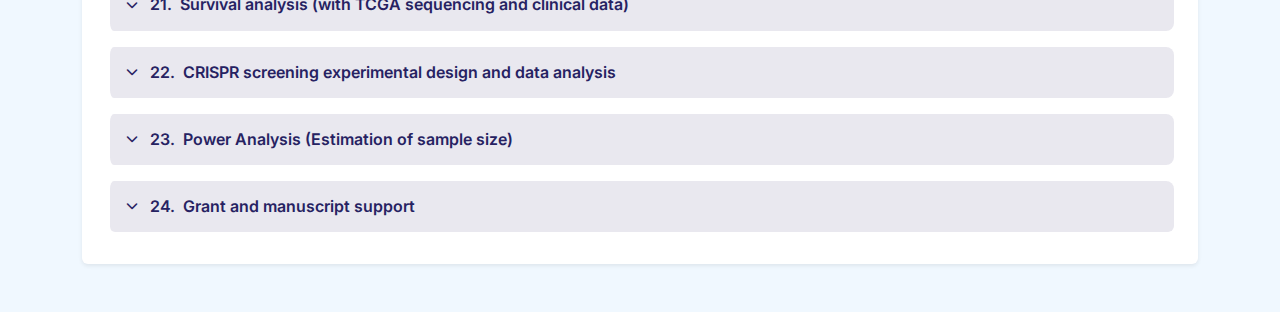
<file: services.html>
<!DOCTYPE html>
<html lang="en">
<head>
  <meta charset="UTF-8" /><meta name="viewport" content="width=device-width, initial-scale=1"/>
  <title>Pankaj Kumar-lab Services</title>

  <link href="https://fonts.googleapis.com/css2?family=Inter:wght@400;600;700&display=swap" rel="stylesheet"/>
  <link href="https://cdn.jsdelivr.net/npm/bootstrap@5.3.0/dist/css/bootstrap.min.css" rel="stylesheet"/>
  <link href="https://cdnjs.cloudflare.com/ajax/libs/font-awesome/6.4.0/css/all.min.css" rel="stylesheet"/>
  <style>
    :root {
      --primary-color: rgba(38,34,98,1);
      --nav-bg: #e6f0ff;
    }

    body {
      font-family: 'Inter', sans-serif;
      background: #f0f8ff;
      color: #333;
    }

    .card { border: none; }

    .navbar {
      background: var(--nav-bg);
      box-shadow: 0 2px 4px rgba(0,0,0,0.1);
    }
    .brand-text {
      color: var(--primary-color);
      font-weight: 600;
      font-size: clamp(1rem,4vw,1.75rem);
      white-space: nowrap;
      overflow: hidden;
      text-overflow: ellipsis;
    }
    .vertical-divider {
      width: 1px;
      background: var(--primary-color);
      height: clamp(25px,3vw,40px);
      margin: 0 .75rem;
      flex-shrink: 0;
    }
    .navbar-brand-logo {
      height: clamp(30px,6vw,50px);
      flex-shrink: 0;
    }
    .nav-link {
      color: #333 !important;
      font-weight: 400 !important;
    }
    .nav-link.active {
      color: var(--primary-color) !important;
      border-bottom: 2px solid var(--primary-color);
    }

    .page-title {
      color: var(--primary-color);
      text-align: left;
      margin: 1.5rem 0;
    }

    .accordion-item {
      border: none;
      border-left: 4px solid transparent;
      border-radius: .5rem;
      overflow: hidden;
      margin-bottom: 1rem;
      transition: border-color .3s;
    }
    .accordion-item.active {
      border-left-color: var(--primary-color);
    }
    .accordion-button {
      position: relative;
      padding-left: 2.5rem;
      background-color: rgba(38,34,98,0.1);
      color: var(--primary-color);
      font-weight: 600;
    }
    .accordion-button::after {
      display: none;
    }
    .accordion-button::before {
      content: "\f078"; 
      font-family: "Font Awesome 6 Free";
      font-weight: 900;
      position: absolute;
      left: 1rem;
      top: 50%;
      transform: translateY(-50%);
      font-size: 0.75rem;
      color: var(--primary-color);
      transition: transform .3s;
    }
    .accordion-button:not(.collapsed) {
      background-color: rgba(38,34,98,0.2);
    }
    .accordion-button:not(.collapsed)::before {
      content: "\f077"; 
    }
    .accordion-body {
      background: #fff;
      color: #333;
    }
    .service-number {
      margin-right: .5rem;
      color: var(--primary-color);
    }
    @media (min-width: 992px) {
  /* space between links */
  #mainNavbar .navbar-nav { gap: .25rem; }

  /* pipe separator after each link except the last */
  #mainNavbar .nav-item:not(:last-child) .nav-link {
    position: relative;
    padding-right: 1rem;   /* room for the pipe */
    margin-right: .5rem;
  }
  #mainNavbar .nav-item:not(:last-child) .nav-link::after {
    content: "|";
    position: absolute;
    right: 0;
    top: 50%;
    transform: translateY(-50%);
    opacity: .4;           /* soften the pipe */
    pointer-events: none;
  }
}
  </style>
</head>
<body>

  <div class="container my-5">
    <div class="card shadow-sm rounded">

      <nav class="navbar navbar-expand-md">
        <div class="container-fluid">
          <div class="d-flex align-items-center">
            <span class="brand-text">Bioinformatics Core</span>
            <div class="vertical-divider"></div>
            <img src="public/uva_primary_rgb.png" alt="UVA Logo" class="navbar-brand-logo"/>
          </div>
          <button class="navbar-toggler" type="button"
                  data-bs-toggle="collapse"
                  data-bs-target="#mainNavbar"
                  aria-controls="mainNavbar"
                  aria-expanded="false"
                  aria-label="Toggle navigation">
            <span class="navbar-toggler-icon"></span>
          </button>
          <div class="collapse navbar-collapse justify-content-end" id="mainNavbar">
            <ul class="navbar-nav flex-nowrap">
              <li class="nav-item"><a class="nav-link" href="index.html">Home</a></li>
              <li class="nav-item"><a class="nav-link" href="research.html">Research</a></li>
              <!-- <li class="nav-item"><a class="nav-link" href="about.html">About</a></li> -->
              <li class="nav-item"><a class="nav-link" href="publications.html">Publications</a></li>
              <li class="nav-item"><a class="nav-link active" href="services.html">Services</a></li>
              <li class="nav-item"><a class="nav-link" href="team.html">Team</a></li>
              <li class="nav-item"><a class="nav-link" href="contact.html">Contact</a></li>
            </ul>
          </div>
        </div>
      </nav>

      <h2 class="page-title px-4">Services</h2>

      <div class="card-body px-4 py-3">
        <div class="accordion" id="servicesAccordion"></div>
      </div>
    </div>
  </div>

  <script src="https://cdn.jsdelivr.net/npm/bootstrap@5.3.0/dist/js/bootstrap.bundle.min.js"></script>
  <script>
    const services = [
      {
        service_name: 'Custom bioinformatics / biostatistical support',
        service_description:
          'Any type of genomic, transcriptomic, epigenomic, and proteomic data analysis that is tailored towards the project\'s aim.'
      },
      {
        service_name: 'Proteomics Data Analysis',
        service_description:
        'Identifying proteins and quantifying their abundances followed by differential protein and gene expression and pathway analyses.'
      },
      {
        service_name: 'Gene expression profiling (Bulk): RNA-seq and microarray',
        service_description:
          'Raw data QC, adaptor contamination removal (if any), reads mapping to whole genome and transcriptome, transcriptome profiling, differential gene expression analysis, and pathway analysis.'
      },
      {
        service_name: 'Small RNA-seq data analysis',
        service_description:
          'Raw data QC, adaptor contamination removal (if any), reads mapping to small RNA (microRNA, tRNA, etc.), transcriptome profiling, differential gene expression analysis, and pathway analysis.'
      },
      
      {
        service_name: 'Allele-specific gene expression analysis',
        service_description:
          'The raw reads are mapped to the genome and transcriptome, and the gene expression profiles are extracted on an allele-specific basis.'
      },
      {
        service_name: 'Single Cell RNA-seq (scRNA-seq) (expression profiling, cluster generation, cluster annotation, Marker gene identification, pseudotime trajectory analysis (PHATE, Monocle etc.), pathway analysis, etc.)',
        service_description:
          'Performing pre-alignment data quality control, mapping reads to the genome and transcriptome, post-alignment data quality control, removing ambient nucleic acid contamination, conducting standard QC and clustering, identifying marker genes, annotating clusters, conducting pathway analysis, and performing trajectory analysis, among other tasks.'
      },
      {
        service_name: 'Single Cell ATAC-seq (scATAC-seq) data analysis',
        service_description:
          'Pre-alignment data quality control, mapping reads to the genome and transcriptome, post-alignment data quality control, ambient nucleic acid contamination removal, standard QC and clustering, marker gene identification, cluster annotation, pathway analysis, trajectory analysis, and other related analyses.'
      },
      {
        service_name: 'Integrated scRNA-seq and scATAC-seq data analysis',
        service_description:
          'Pre-alignment data quality control, mapping reads to the genome and transcriptome, post-alignment data quality control, ambient nucleic acid contamination removal, standard QC and clustering, marker gene identification, cluster annotation, pathway analysis, trajectory analysis, and other related analyses.'
      },
      {
        service_name: 'Single Cell Spatial genomics data analysis (CosMx (Nanostring/Bruker), CytAssist – Visium V2 and HD (10x Genomics) etc.)',
        service_description:
          'Data quality control, aligning reads to the genome, transcriptome, and image file, and re-aligning the image (if require). All standard analyses performed for single-cell RNA-seq are included. Additionally, cells are mapped back to the image to determine their origin, and neighborhood analysis is also conducted.'
      },
      {
        service_name: 'DNA variation (variant calling and annotation (SNP) and GWAS)',
        service_description:
          'Raw data quality check, aligning sequencing reads against a reference genome, identifying and annotating variants, calculating allele frequencies (both within the sample and relative to public databases like gnomAD), and predicting deleterious and benign mutations.'
      },
      {
        service_name: 'Copy number variation (Aneuploidy, insertion/deletion etc.)',
        service_description:
          'Paired-end raw data quality check, aligning sequencing reads against a reference genome, and identifying insertions, deletions, and duplications in the sequenced genome compared to the reference genome.'
      },
      {
        service_name: 'Genome-wide quantification of DNA double-strand break',
        service_description:
          'Paired-end reads are mapped to the reference genome, and genomic coordinates of double-strand breaks (DSBs) are identified based on the mapping patterns.'
      },
      {
        service_name: 'DNA protein binding (ChIP-seq, CHIRP-seq, etc.)',
        service_description:
          'Raw reads are mapped, and peaks are called based on these mapped reads. Blacklisted peaks are removed to identify the true binding sites.'
      },
      {
       service_name:'RNA binding (CLIP-seq, PAR-CLIP, CLASH, etc.)',
       service_description:'In this case, raw reads are mapped to genomic and transcriptomic regions. Clusters of mapped reads are identified, mismatch base frequencies are calculated, and a threshold is set to determine true RNA binding sites. For CLASH data analysis, reads are mapped to two non-contiguous regions in the genome.' 
      },
      {
       service_name:'ATAC-seq data analysis',
       service_description:'Active or open chromatin regions in the genome are identified, transcription factor binding sites are identified.' 
      },
      {
       service_name:'CUT&RUN data analysis',
       service_description:'Active or open chromatin regions in the genome are identified. This process is similar to ChIP-seq, but does not require an antibody against the specific binding region of interest.' 
      },
      {
       service_name:'DNA methylation: sequence-based analysis and array-based analysis',
       service_description:'Quantitative identification and profiling of DNA methylation across the entire genome.' 
      },
      {
       service_name:'Microbiome data analysis (16S rRNA, shotgun metagenomics, etc.)',
       service_description:'Reads are cleaned, low-quality reads are trimmed, and then mapped to bacterial/archaeal 16S reference databases. After mapping, microorganisms are quantified. For metagenomics, reads are mapped to a reference dataset, where clade-specific regions are used to create the reference database.' 
      },
      {
       service_name:'Metabolomics data analysis (Targeted & Untargeted)',
       service_description:'Metabolites are identified and quantified, followed by differential abundance analysis.' 
      },
      {
       service_name:'Pathway and functional analysis',
       service_description:'The input for this analysis can be a list of genes or specific chromosomal regions. The analysis is conducted using various reference databases.' 
      },
      {
       service_name:'Survival analysis (with TCGA sequencing and clinical data)',
       service_description:'Survival analysis utilizes gene expression data, mutation information, clinical details, and patient status.' 
      },
      {
       service_name:'CRISPR screening experimental design and data analysis',
       service_description:'The goal is to identify genes that confer an advantage or disadvantage in a given selection process. In this case, raw reads are quality checked, adaptor contaminations are removed, and the clean reads are mapped to the reference CRISPR libraries. Downstream analysis is performed using program like MAGEK.' 
      },
      {
       service_name:'Power Analysis (Estimation of sample size)',
       service_description:'This is a crucial analysis that should be conducted before setting up the experiment to ensure we have sufficient statistical power to support or refute the hypothesis.' 
      },
      {
       service_name:'Grant and manuscript support',
       service_description:'In this case, we assist with the bioinformatics components of grant writing and manuscript preparation.' 
      }

    ];

    const acc = document.getElementById('servicesAccordion');
    services.forEach((svc,i) => {
      const item = document.createElement('div');
      item.className = 'accordion-item';
      item.innerHTML = `
        <h2 class="accordion-header" id="heading${i}">
          <button
            class="accordion-button collapsed"
            type="button"
            data-bs-toggle="collapse"
            data-bs-target="#collapse${i}"
            aria-expanded="false"
            aria-controls="collapse${i}"
          >
            <span class="service-number">${i+1}.</span>${svc.service_name}
          </button>
        </h2>
        <div
          id="collapse${i}"
          class="accordion-collapse collapse"
          aria-labelledby="heading${i}"
        >
          <div class="accordion-body">
            ${svc.service_description}
          </div>
        </div>
      `;
      acc.appendChild(item);

      const collapseEl = item.querySelector('.accordion-collapse');
      collapseEl.addEventListener('show.bs.collapse', () => item.classList.add('active'));
      collapseEl.addEventListener('hide.bs.collapse', () => item.classList.remove('active'));
    });
  </script>
</body>
</html>
</file>
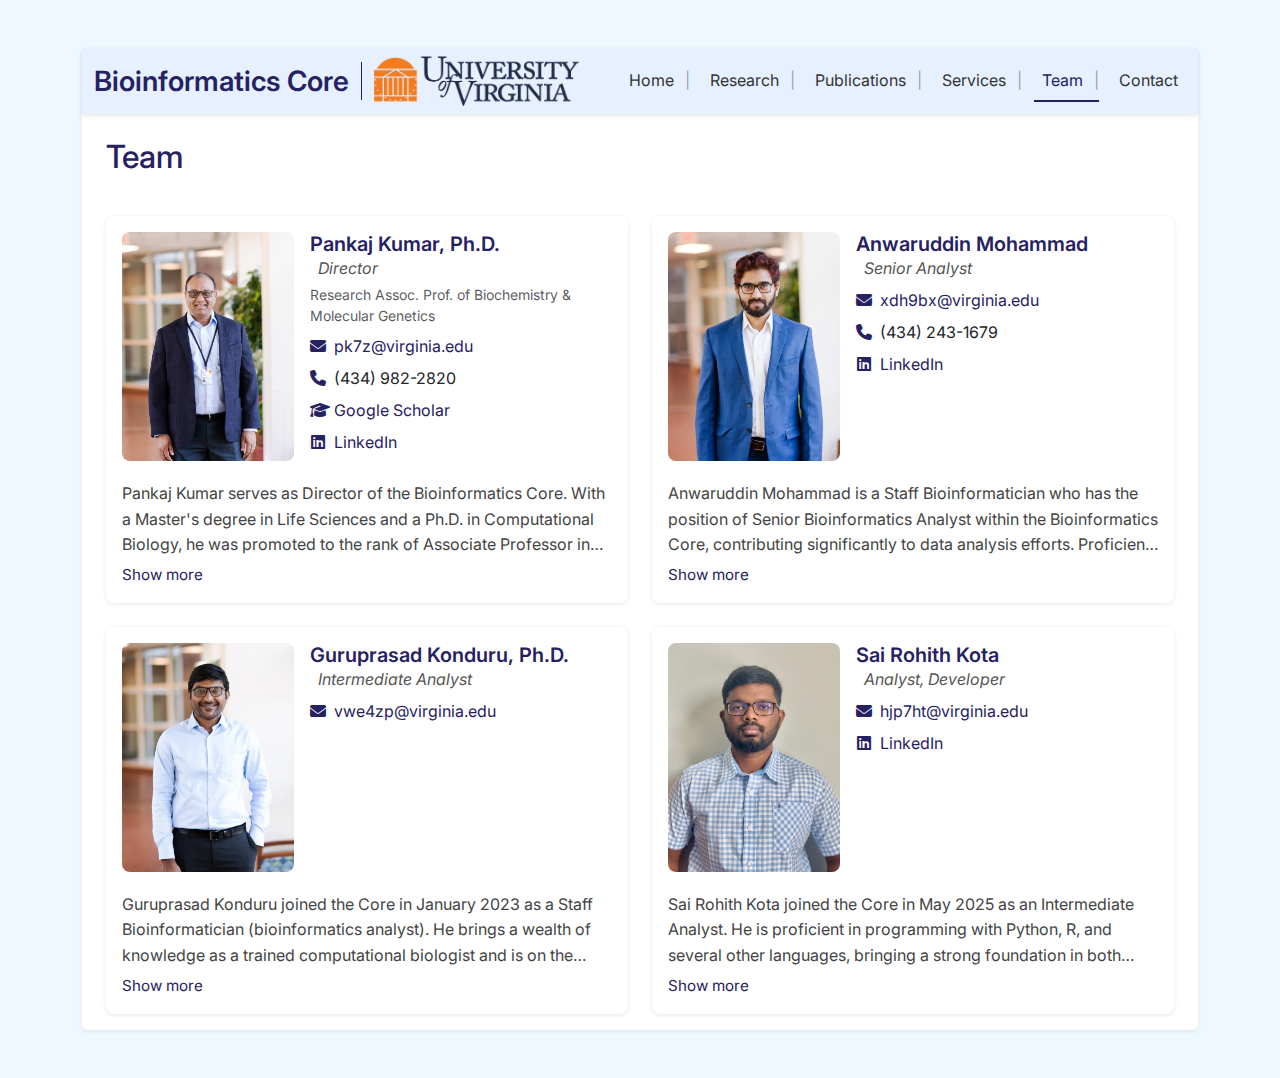
<file: team.html>
<!DOCTYPE html>
<html lang="en">
<head>
  <meta charset="UTF-8" /><meta name="viewport" content="width=device-width, initial-scale=1"/>
  <title>Pankaj Kumar-Lab Team</title>

  <link href="https://fonts.googleapis.com/css2?family=Inter:wght@400;600;700&display=swap" rel="stylesheet"/>
  <link href="https://cdn.jsdelivr.net/npm/bootstrap@5.3.0/dist/css/bootstrap.min.css" rel="stylesheet"/>
  <link href="https://cdnjs.cloudflare.com/ajax/libs/font-awesome/6.4.0/css/all.min.css" rel="stylesheet"/>
  <meta name="title" content="Pankaj Kumar Lab | Bioinformatics Core| UVA">
  <meta name="description"
      content="Pankaj Kumar Lab, Bioinformatics Core UVA">
<meta name="keywords" content="Pankaj Kumar, Kumar Lab, Pankaj-Kumar-Lab, pankaj kumar, pankaj-kumar-lab, pankaj kumar, Pankaj Kumar Lab, UVA Bioinformatics, UVA Bioinformatics Core, University of Virginia, Core Research Lab">
<meta name="author" content="Pankaj Kumar">
<meta name="author" content="Sai Rohith Kota">
<link rel="canonical" href="https://pankaj-kumar-lab.github.io/webpage/team.html">
  <style>
    :root { --primary-color: rgba(38,34,98,1); --nav-bg: #e6f0ff; }
    body { font-family:'Inter',sans-serif; background:#f0f8ff; color:#333; }
    .card { border:none; }
    .navbar { background:var(--nav-bg); box-shadow:0 2px 4px rgba(0,0,0,.1); }
    .brand-text { color:var(--primary-color); font-weight:600; font-size:clamp(1rem,4vw,1.75rem); white-space:nowrap; overflow:hidden; text-overflow:ellipsis; }
    .vertical-divider { width:1px; background:var(--primary-color); height:clamp(25px,3vw,40px); margin:0 .75rem; flex-shrink:0; }
    .navbar-brand-logo { height:clamp(30px,6vw,50px); flex-shrink:0; }
    .nav-link { color:#333!important; font-weight:400!important; white-space:nowrap; }
    .nav-link.active { color:var(--primary-color)!important; border-bottom:2px solid var(--primary-color); }
    .page-title { color:var(--primary-color); text-align:left; margin:1.5rem 0; }

    .team-card{
      background:#fff; border-radius:.5rem; box-shadow:0 1px 4px rgba(0,0,0,0.1);
      padding:1rem; overflow:hidden; height:100%;
      display:flex; flex-direction:column; gap:1rem;
    }
    .team-top{
      display:grid;
      grid-template-columns: clamp(120px, 35%, 260px) 1fr;
      gap:1rem;
      align-items: stretch;
    }
    .photo-box{
      width:100%;
      aspect-ratio: 3 / 4;
      border-radius:.5rem;
      overflow:hidden;
      background:#e9efff;
    }
    .member-photo{
      width:100%; height:100%; display:block;
      object-fit:cover; object-position:center;
    }
    .team-card-content{ padding:0; display:flex; flex-direction:column; min-width:0; }
    .team-card h5{ color:var(--primary-color); font-weight:600; margin-bottom:0; }
    .role{ font-style:italic; color:#555; margin-left:.5rem; }
    .info-item{ display:flex; align-items:center; margin-top:.5rem; }
    .info-item i{ width:16px; text-align:center; margin-right:.5rem; color:var(--primary-color); }
    .info-item a{ color:var(--primary-color); text-decoration:none; }
    .info-item a:hover{ text-decoration:underline; }
    .team-card-content, .team-card-content * { overflow-wrap:anywhere; }

    .member-bio-wrap{ padding-top:.25rem; }
    .member-bio{
      margin:0; color:#444; line-height:1.6;
      line-clamp: 3;
      display: -webkit-box;
      -webkit-box-orient: vertical;
      -webkit-line-clamp: 3;
      max-height: calc(3 * 1em * 1.6);
      overflow:hidden; text-overflow:ellipsis;
    }
    .member-bio.expanded{
      display:block !important;
      line-clamp: unset !important;
      -webkit-line-clamp: unset !important;
      -webkit-box-orient: initial !important;
      max-height: none !important;
      overflow: visible !important;
    }
    .bio-toggle{
      display:inline-block; margin-top:.4rem; font-size:.95rem;
      color:var(--primary-color); text-decoration:none; cursor:pointer;
    }
    .bio-toggle:hover{ text-decoration:underline; }

    @media (min-width: 992px) {
      #mainNavbar .navbar-nav { gap:.25rem; }
      #mainNavbar .nav-item:not(:last-child) .nav-link{
        position:relative; padding-right:1rem; margin-right:.5rem;
      }
      #mainNavbar .nav-item:not(:last-child) .nav-link::after{
        content:"|"; position:absolute; right:0; top:50%;
        transform:translateY(-50%); opacity:.4; pointer-events:none;
      }
    }
  </style>
</head>
<body>

  <div class="container my-5">
    <div class="card shadow-sm rounded">

      <nav class="navbar navbar-expand-xl">
        <div class="container">
          <div class="d-flex align-items-center">
            <span class="brand-text">Bioinformatics Core</span>
            <div class="vertical-divider"></div>
            <img src="public/uva_primary_rgb.png" alt="UVA Logo" class="navbar-brand-logo"/>
          </div>
          <button class="navbar-toggler" type="button" data-bs-toggle="collapse" data-bs-target="#mainNavbar" aria-controls="mainNavbar" aria-expanded="false" aria-label="Toggle navigation">
            <span class="navbar-toggler-icon"></span>
          </button>
          <div class="collapse navbar-collapse justify-content-end" id="mainNavbar">
            <ul class="navbar-nav flex-nowrap">
              <li class="nav-item"><a class="nav-link" href="index.html">Home</a></li>
              <li class="nav-item"><a class="nav-link" href="research.html">Research</a></li>
              <!-- <li class="nav-item"><a class="nav-link" href="about.html">About</a></li> -->
              <li class="nav-item"><a class="nav-link" href="publications.html">Publications</a></li>
              <li class="nav-item"><a class="nav-link" href="services.html">Services</a></li>
              <li class="nav-item"><a class="nav-link active" href="team.html">Team</a></li>
              <li class="nav-item"><a class="nav-link" href="contact.html">Contact</a></li>
            </ul>
          </div>
        </div>
      </nav>

      <h2 class="page-title px-4">Team</h2>

      <div class="card-body px-4 py-3">
        <div id="teamGrid" class="row gx-4 gy-4"></div>
      </div>
    </div>
  </div>

  <script src="https://cdn.jsdelivr.net/npm/bootstrap@5.3.0/dist/js/bootstrap.bundle.min.js"></script>
  <script>
    const members = [
      {
        name:'Pankaj Kumar, Ph.D.',
        role:'Director',
        department:'Research Assoc. Prof. of Biochemistry & Molecular Genetics',
        email:'pk7z@virginia.edu',
        contact:'(434) 982-2820',
        google_scholar_profile:'https://scholar.google.com/citations?user=mbzMqpEAAAAJ&hl=en',
        linkedin_profile:'https://www.linkedin.com/in/pankaj-kumar-8145b622/',
        photo:'public/Attaway23-18-683x1024.webp',
        bio:`Pankaj Kumar serves as Director of the Bioinformatics Core. With a Master's degree in Life Sciences and a Ph.D. in Computational Biology, he was promoted to the rank of Associate Professor in 2023. Dr. Kumar possesses extensive training in both biology and computational biology, with two decades of experience in supporting and analyzing data generated through high-throughput methods. He has contributed significantly to the field by developing multiple protocols for bioinformatics analysis, some of which can be found at <a href="https://github.com/pk7zuva">Github</a>. Dr. Kumar's expertise spans a wide array of sequencing data analyses, including whole-genome DNA and exome sequencing, identification of structural variations, variant calling, RNA-seq, small noncoding RNAseq, ChIP-seq, circular DNA analysis, DNA methylation studies, CLIP-seq, PAR-CLIP, CLASH, and ATAC-Seq, among others.`
      },
      {
        name:'Anwaruddin Mohammad',
        role:'Senior Analyst',
        email:'xdh9bx@virginia.edu',
        contact:'(434) 243-1679',
        linkedin_profile:'https://www.linkedin.com/in/anwaruddin-mohammad-4470b01a/',
        photo:'public/Attaway23-22-683x1024.webp',
        bio:`Anwaruddin Mohammad is a Staff Bioinformatician who has the position of Senior Bioinformatics Analyst within the Bioinformatics Core, contributing significantly to data analysis efforts. Proficient in programming languages such as C, Python, Perl, and R, Mr. Mohammad is well-versed in various tools, including Jupyter, Zeppelin, R Studio, SQL Developer, ShinyApp, Oracle Data Miner, and Oracle Analysts Cloud (OAC). His skills encompass a wide range of areas, from data analysis and modeling to requirement analysis, customer interaction, research, use case analysis, product roadmaps, backlogs, product release planning, and product strategy. Mr. Mohammad has been a valuable collaborator, aiding research faculty at UVA with their bioinformatics analysis needs.`
      },
      {
        name:'Guruprasad Konduru, Ph.D.',
        role:'Intermediate Analyst',
        email:'vwe4zp@virginia.edu',
        photo:'public/Attaway23-24-683x1024.webp',
        bio:`Guruprasad Konduru joined the Core in January 2023 as a Staff Bioinformatician (bioinformatics analyst). He brings a wealth of knowledge as a trained computational biologist and is on the verge of completing his Ph.D. in Computational Biology (thesis submitted). His doctoral research focused on identifying functional gene networks, showcasing his expertise in the field. Proficient in programming languages such as Python, R, and shell scripting, Guruprasad also possesses valuable experience in managing UNIX systems. His unique skill set significantly contributes to the core's endeavors in bioinformatics analysis. He was also instrumental in setting up the spatial genomics pipeline.`
      },
      {
        name:'Sai Rohith Kota',
        role:'Analyst, Developer',
        email:'hjp7ht@virginia.edu',
        linkedin_profile:'https://www.linkedin.com/in/sai-rohith-kota',
        photo:'public/IMG_1147.jpg',
        bio:`Sai Rohith Kota joined the Core in May 2025 as an Intermediate Analyst. He is proficient in programming with Python, R, and several other languages, bringing a strong foundation in both software engineering and bioinformatics. With expertise in building web applications and designing as well as developing relational and non-relational databases on local and cloud platforms his skills extend across data analysis, machine learning, and deep learning. His unique combination of software engineering, bioinformatics and data science expertise makes him a valuable contributor to assist data-driven research at UVA, application development, and bioinformatics analysis needs.`
      }
    ];

    const grid = document.getElementById('teamGrid');

    members.forEach((m, i) => {
      const col = document.createElement('div');
      col.className = 'col-xl-6 col-12';
      const bioId = `bio-${i}`;
      col.innerHTML = `
        <div class="team-card">
          <div class="team-top">
            <div class="photo-box">
              <img src="${m.photo}" class="member-photo" alt="${m.name}" loading="lazy" decoding="async">
            </div>
            <div class="team-card-content">
              <h5>${m.name}</h5>
              <span class="role">${m.role ?? ''}</span>
              ${m.department ? `<div class="text-muted small mt-1">${m.department}</div>` : ''}
              ${m.email ? `
                <div class="info-item">
                  <i class="fas fa-envelope"></i>
                  <a href="mailto:${m.email}">${m.email}</a>
                </div>` : ''}
              ${m.contact ? `<div class="info-item"><i class="fas fa-phone"></i>${m.contact}</div>` : ''}
              ${m.google_scholar_profile ? `
                <div class="info-item">
                  <i class="fas fa-graduation-cap"></i>
                  <a href="${m.google_scholar_profile}" target="_blank" rel="noopener">Google Scholar</a>
                </div>` : ''}
              ${m.linkedin_profile ? `
                <div class="info-item">
                  <i class="fab fa-linkedin"></i>
                  <a href="${m.linkedin_profile}" target="_blank" rel="noopener">LinkedIn</a>
                </div>` : ''}
            </div>
          </div>
          <div class="member-bio-wrap">
            ${m.bio ? `
              <p id="${bioId}" class="member-bio">${m.bio}</p>
              <a href="#" class="bio-toggle" data-target="${bioId}" hidden>Show more</a>` : ''}
          </div>
        </div>
      `;
      grid.appendChild(col);
    });

    function isClamped(p){
      if (!p) return false;
      const visuallyClamped = p.scrollHeight > p.clientHeight + 1;
      const fallbackLong = (p.textContent || '').trim().length > 220;
      return visuallyClamped || fallbackLong;
    }
    function setupClamps(){
      document.querySelectorAll('.member-bio-wrap').forEach(wrap=>{
        const bio = wrap.querySelector('.member-bio');
        const toggle = wrap.querySelector('.bio-toggle');
        if(!bio || !toggle) return;
        toggle.hidden = !isClamped(bio);
        toggle.setAttribute('aria-expanded','false');
        if(!toggle.dataset.target) toggle.dataset.target = bio.id || '';
      });
    }
    document.addEventListener('click', e=>{
      const t = e.target.closest('.bio-toggle'); if(!t) return;
      e.preventDefault();
      const bio = document.getElementById(t.dataset.target) || t.previousElementSibling;
      if(!bio) return;
      const expanded = bio.classList.toggle('expanded');
      t.textContent = expanded ? 'Show less' : 'Show more';
      t.setAttribute('aria-expanded', expanded ? 'true' : 'false');
    });
    window.addEventListener('load', setupClamps);
    window.addEventListener('resize', setupClamps);
    if (document.fonts && document.fonts.ready) { document.fonts.ready.then(setupClamps); }
  </script>
</body>
</html>
</file>
